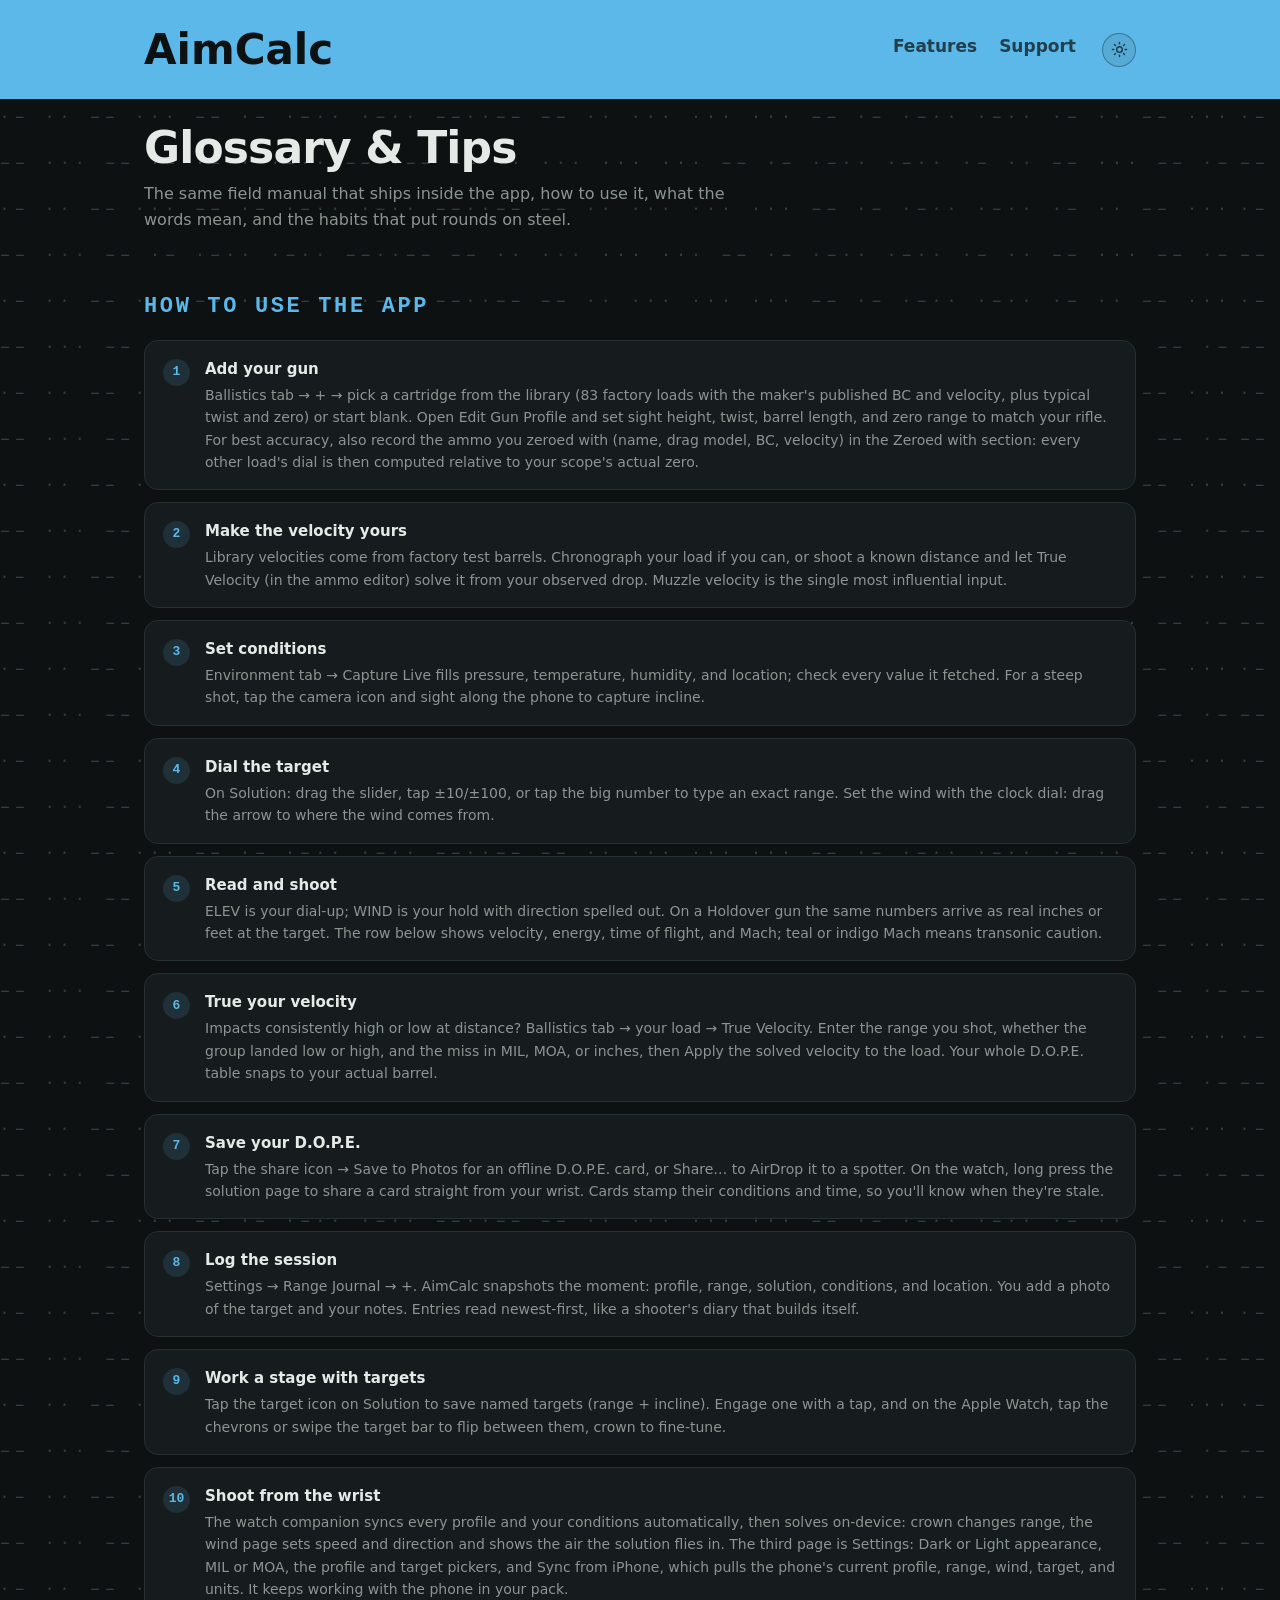
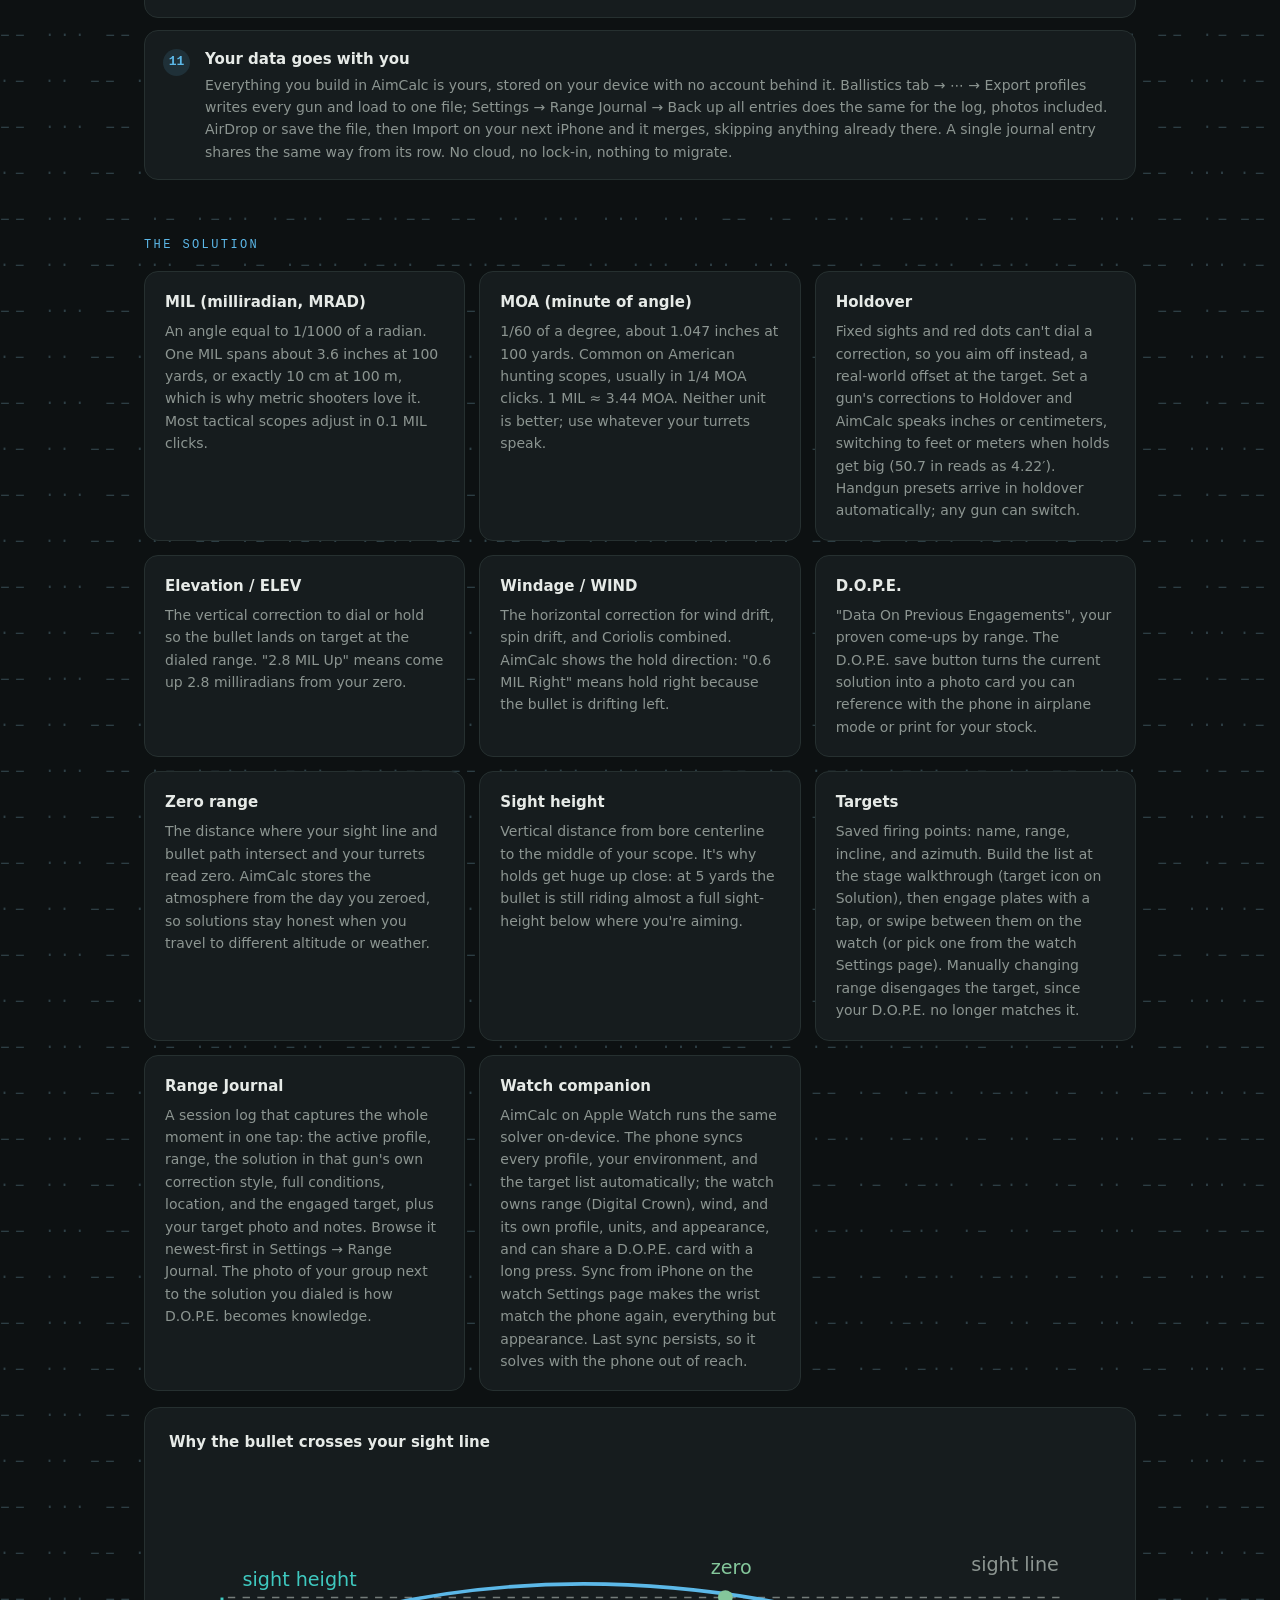
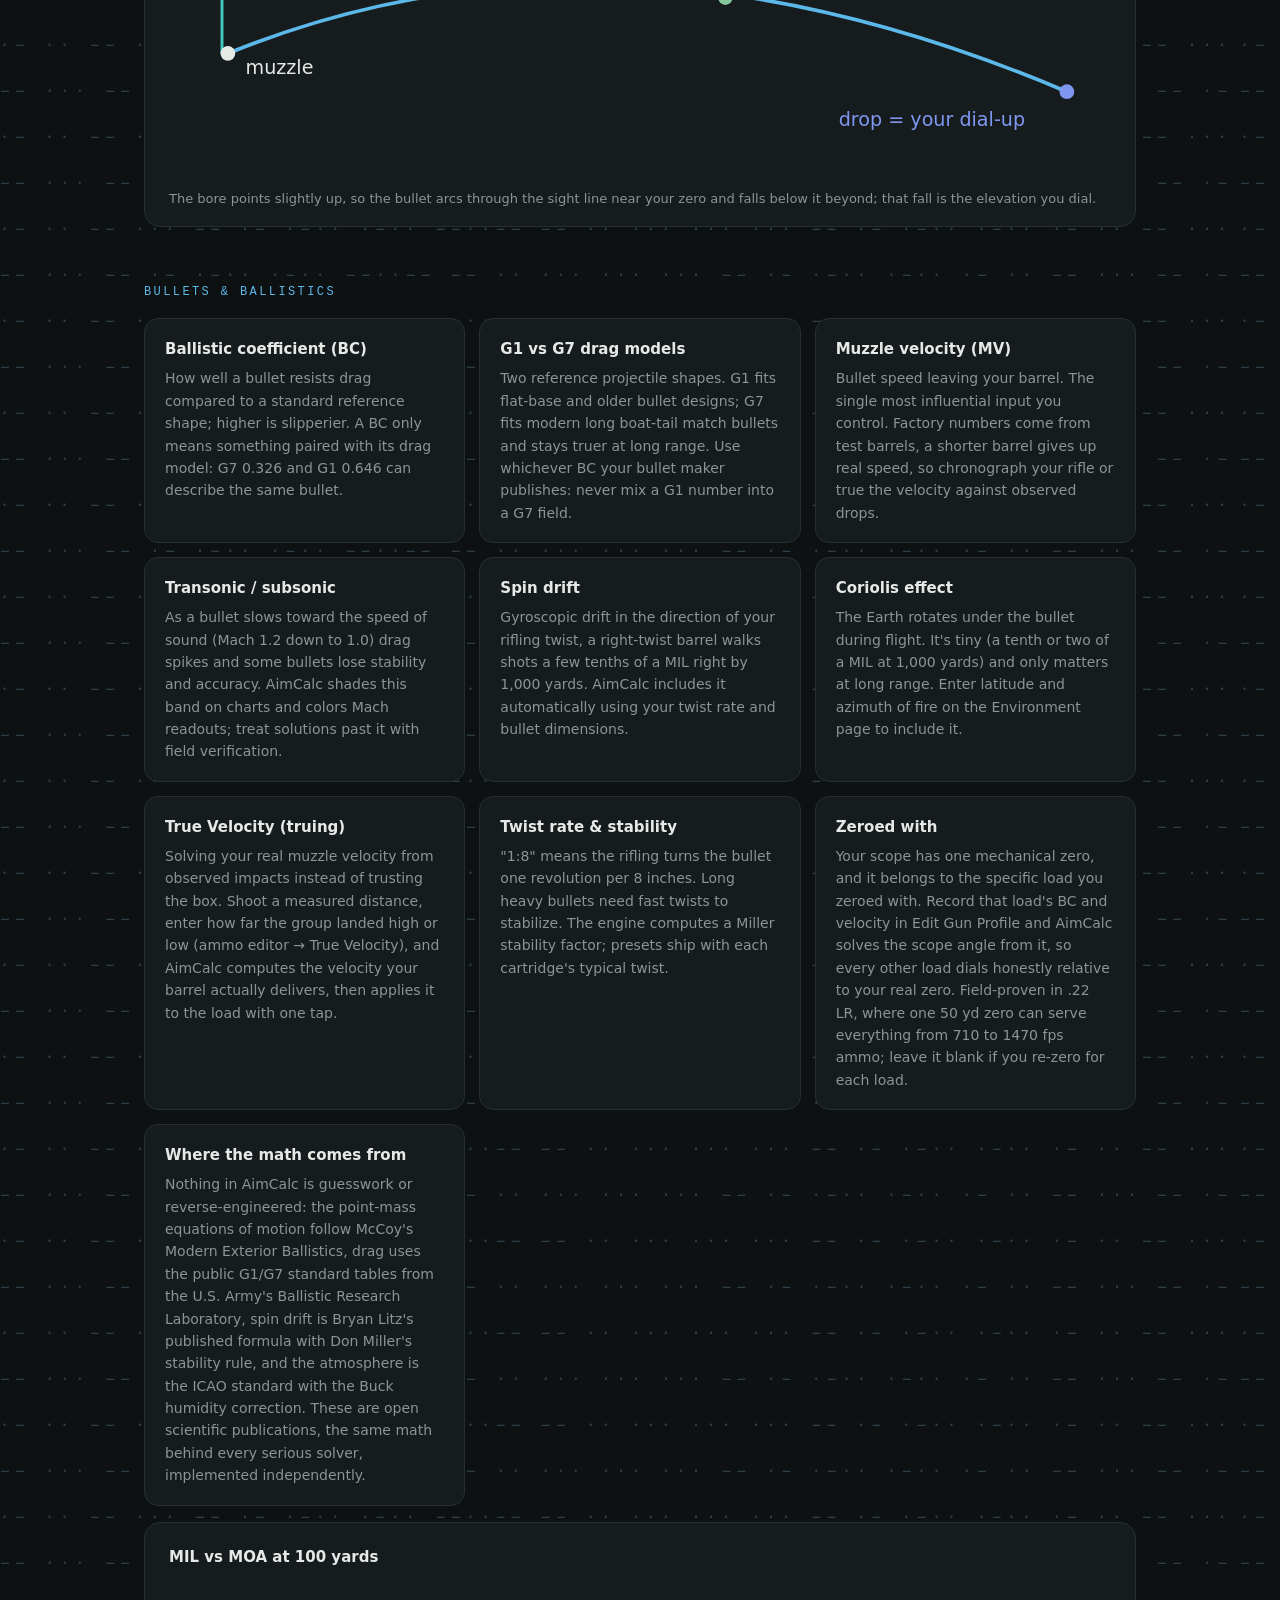
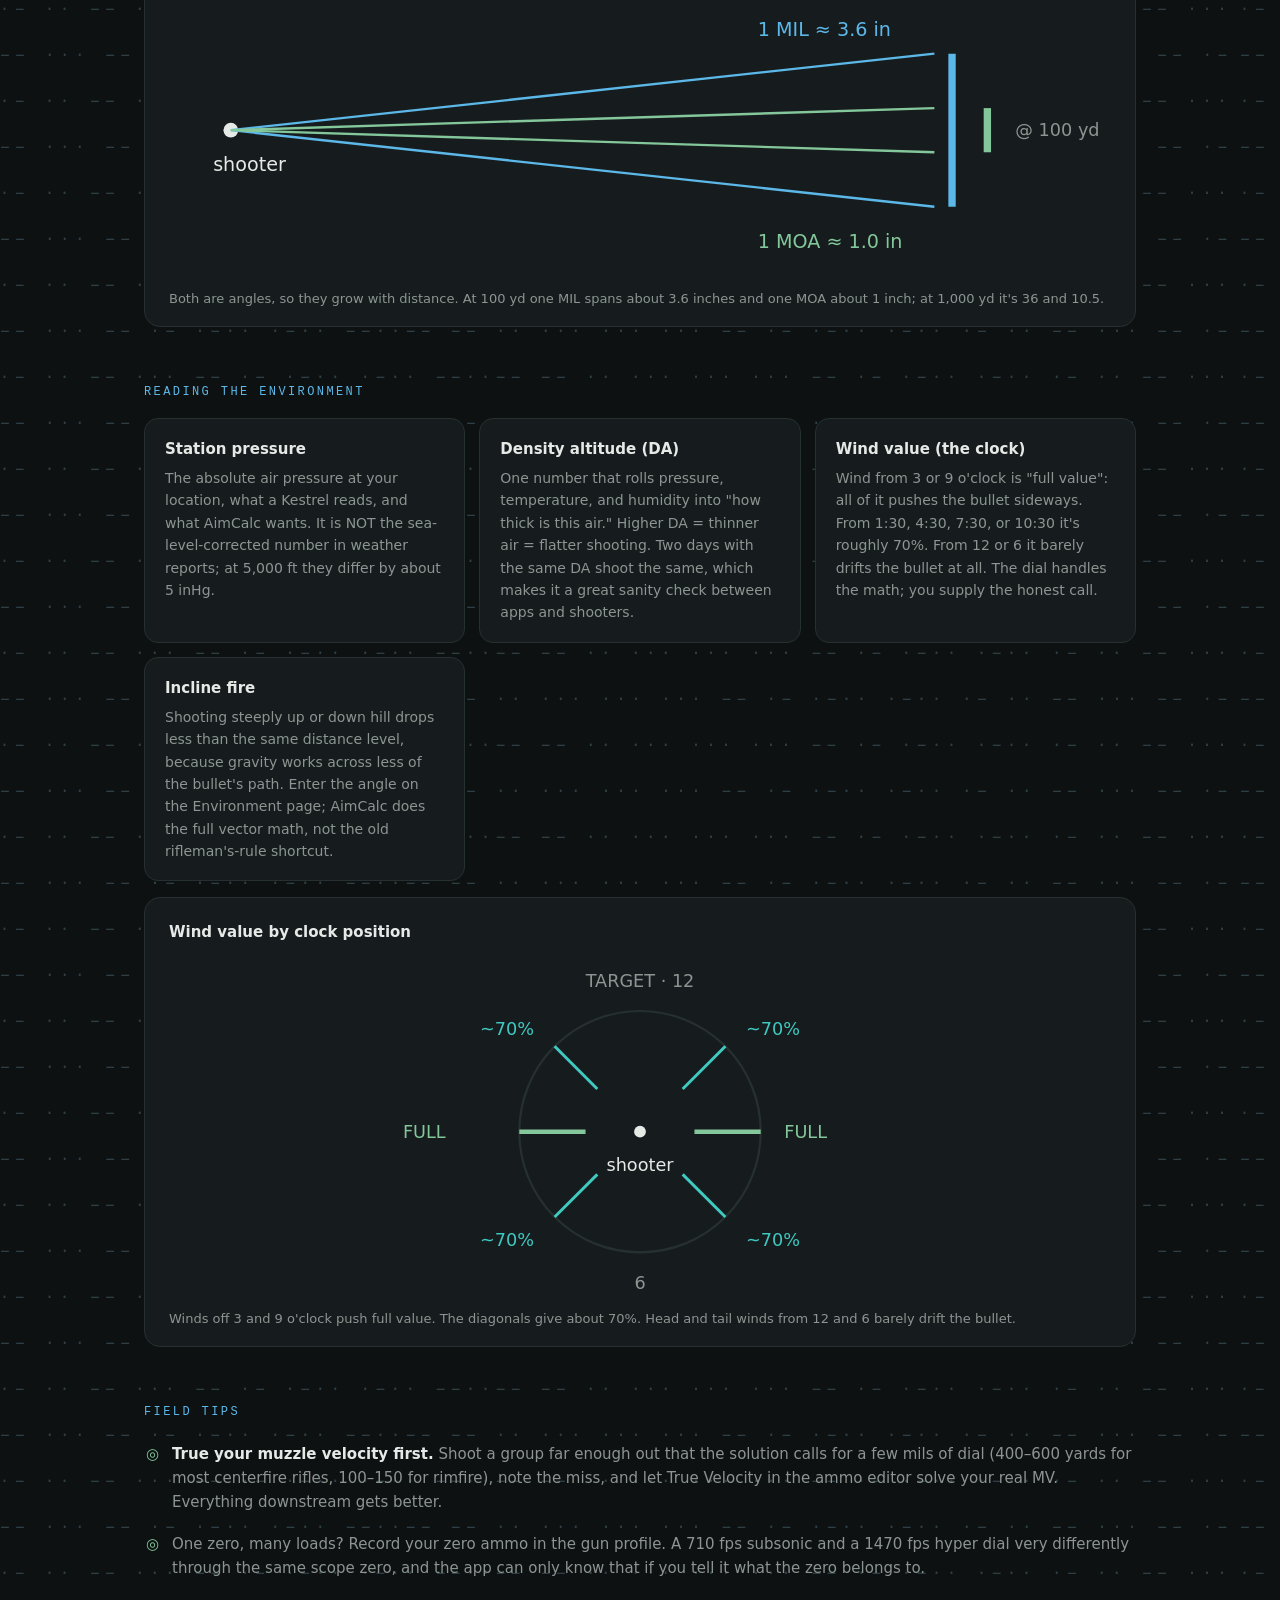
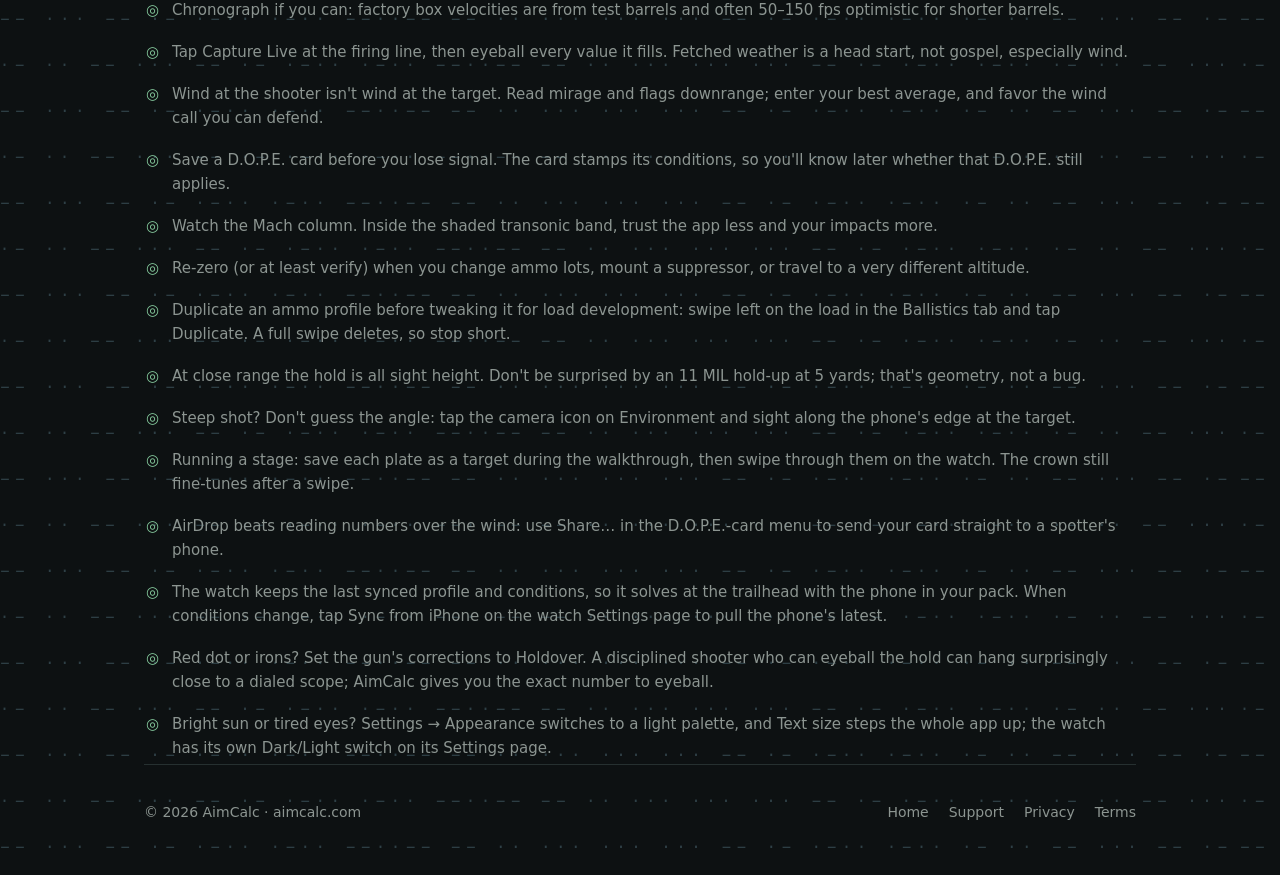
<file: glossary.html>
<!DOCTYPE html>
<html lang="en">
<head>
<meta charset="utf-8">
<meta name="viewport" content="width=device-width, initial-scale=1">
<title>Glossary &amp; Tips - AimCalc</title>
<meta name="description" content="How to use AimCalc, a plain-language glossary of long-range shooting terms, and field tips, from MIL vs MOA to density altitude and wind value.">
<link rel="icon" href="favicon.png" type="image/png">
<link rel="apple-touch-icon" href="apple-touch-icon.png">
<link rel="stylesheet" href="styles.css">
<script>try{if(localStorage.getItem("aimcalc-theme")==="light")document.documentElement.setAttribute("data-theme","light")}catch(e){}</script>
<script src="theme.js" defer></script>
</head>
<body>

<div class="topbar"><div class="wrap">
  <nav>
    <a class="brand" href="index.html">
      AimCalc
    </a>
    <div class="links">
      <a href="index.html#features">Features</a>
      <a href="support.html">Support</a>
      <button class="theme-toggle" type="button" aria-label="Switch to light mode" aria-pressed="false" title="Light mode"><svg class="sun" viewBox="0 0 24 24" fill="none" stroke="currentColor" stroke-width="2" stroke-linecap="round" aria-hidden="true"><circle cx="12" cy="12" r="4"/><path d="M12 2v2M12 20v2M4.9 4.9l1.4 1.4M17.7 17.7l1.4 1.4M2 12h2M20 12h2M4.9 19.1l1.4-1.4M17.7 6.3l1.4-1.4"/></svg><svg class="moon" viewBox="0 0 24 24" fill="none" stroke="currentColor" stroke-width="2" stroke-linecap="round" stroke-linejoin="round" aria-hidden="true"><path d="M20 14.5A8.5 8.5 0 0 1 9.5 4a8.5 8.5 0 1 0 10.5 10.5z"/></svg></button>
    </div>
  </nav>
</div></div>

<div class="wrap gloss">

  <h1>Glossary &amp; Tips</h1>
  <p class="sub">The same field manual that ships inside the app, how to use it, what the words mean, and the habits that put rounds on steel.</p>

  <p class="eyebrow eyebrow-lg">HOW TO USE THE APP</p>
  <ol class="steps">
    <li><span class="num">1</span><div><b>Add your gun</b><p>Ballistics tab → + → pick a cartridge from the library (83 factory loads with the maker's published BC and velocity, plus typical twist and zero) or start blank. Open Edit Gun Profile and set sight height, twist, barrel length, and zero range to match your rifle. For best accuracy, also record the ammo you zeroed with (name, drag model, BC, velocity) in the Zeroed with section: every other load's dial is then computed relative to your scope's actual zero.</p></div></li>
    <li><span class="num">2</span><div><b>Make the velocity yours</b><p>Library velocities come from factory test barrels. Chronograph your load if you can, or shoot a known distance and let True Velocity (in the ammo editor) solve it from your observed drop. Muzzle velocity is the single most influential input.</p></div></li>
    <li><span class="num">3</span><div><b>Set conditions</b><p>Environment tab → Capture Live fills pressure, temperature, humidity, and location; check every value it fetched. For a steep shot, tap the camera icon and sight along the phone to capture incline.</p></div></li>
    <li><span class="num">4</span><div><b>Dial the target</b><p>On Solution: drag the slider, tap ±10/±100, or tap the big number to type an exact range. Set the wind with the clock dial: drag the arrow to where the wind comes from.</p></div></li>
    <li><span class="num">5</span><div><b>Read and shoot</b><p>ELEV is your dial-up; WIND is your hold with direction spelled out. On a Holdover gun the same numbers arrive as real inches or feet at the target. The row below shows velocity, energy, time of flight, and Mach; teal or indigo Mach means transonic caution.</p></div></li>
    <li><span class="num">6</span><div><b>True your velocity</b><p>Impacts consistently high or low at distance? Ballistics tab → your load → True Velocity. Enter the range you shot, whether the group landed low or high, and the miss in MIL, MOA, or inches, then Apply the solved velocity to the load. Your whole D.O.P.E. table snaps to your actual barrel.</p></div></li>
    <li><span class="num">7</span><div><b>Save your D.O.P.E.</b><p>Tap the share icon → Save to Photos for an offline D.O.P.E. card, or Share… to AirDrop it to a spotter. On the watch, long press the solution page to share a card straight from your wrist. Cards stamp their conditions and time, so you'll know when they're stale.</p></div></li>
    <li><span class="num">8</span><div><b>Log the session</b><p>Settings → Range Journal → +. AimCalc snapshots the moment: profile, range, solution, conditions, and location. You add a photo of the target and your notes. Entries read newest-first, like a shooter's diary that builds itself.</p></div></li>
    <li><span class="num">9</span><div><b>Work a stage with targets</b><p>Tap the target icon on Solution to save named targets (range + incline). Engage one with a tap, and on the Apple Watch, tap the chevrons or swipe the target bar to flip between them, crown to fine-tune.</p></div></li>
    <li><span class="num">10</span><div><b>Shoot from the wrist</b><p>The watch companion syncs every profile and your conditions automatically, then solves on-device: crown changes range, the wind page sets speed and direction and shows the air the solution flies in. The third page is Settings: Dark or Light appearance, MIL or MOA, the profile and target pickers, and Sync from iPhone, which pulls the phone's current profile, range, wind, target, and units. It keeps working with the phone in your pack.</p></div></li>
    <li><span class="num">11</span><div><b>Your data goes with you</b><p>Everything you build in AimCalc is yours, stored on your device with no account behind it. Ballistics tab → ⋯ → Export profiles writes every gun and load to one file; Settings → Range Journal → Back up all entries does the same for the log, photos included. AirDrop or save the file, then Import on your next iPhone and it merges, skipping anything already there. A single journal entry shares the same way from its row. No cloud, no lock-in, nothing to migrate.</p></div></li>
  </ol>

  <p class="eyebrow">THE SOLUTION</p>
  <div class="gloss-grid">
    <div class="term"><h3>MIL (milliradian, MRAD)</h3><p>An angle equal to 1/1000 of a radian. One MIL spans about 3.6 inches at 100 yards, or exactly 10 cm at 100 m, which is why metric shooters love it. Most tactical scopes adjust in 0.1 MIL clicks.</p></div>
    <div class="term"><h3>MOA (minute of angle)</h3><p>1/60 of a degree, about 1.047 inches at 100 yards. Common on American hunting scopes, usually in 1/4 MOA clicks. 1 MIL ≈ 3.44 MOA. Neither unit is better; use whatever your turrets speak.</p></div>
    <div class="term"><h3>Holdover</h3><p>Fixed sights and red dots can't dial a correction, so you aim off instead, a real-world offset at the target. Set a gun's corrections to Holdover and AimCalc speaks inches or centimeters, switching to feet or meters when holds get big (50.7 in reads as 4.22′). Handgun presets arrive in holdover automatically; any gun can switch.</p></div>
    <div class="term"><h3>Elevation / ELEV</h3><p>The vertical correction to dial or hold so the bullet lands on target at the dialed range. "2.8 MIL Up" means come up 2.8 milliradians from your zero.</p></div>
    <div class="term"><h3>Windage / WIND</h3><p>The horizontal correction for wind drift, spin drift, and Coriolis combined. AimCalc shows the hold direction: "0.6 MIL Right" means hold right because the bullet is drifting left.</p></div>
    <div class="term"><h3>D.O.P.E.</h3><p>"Data On Previous Engagements", your proven come-ups by range. The D.O.P.E. save button turns the current solution into a photo card you can reference with the phone in airplane mode or print for your stock.</p></div>
    <div class="term"><h3>Zero range</h3><p>The distance where your sight line and bullet path intersect and your turrets read zero. AimCalc stores the atmosphere from the day you zeroed, so solutions stay honest when you travel to different altitude or weather.</p></div>
    <div class="term"><h3>Sight height</h3><p>Vertical distance from bore centerline to the middle of your scope. It's why holds get huge up close: at 5 yards the bullet is still riding almost a full sight-height below where you're aiming.</p></div>
    <div class="term"><h3>Targets</h3><p>Saved firing points: name, range, incline, and azimuth. Build the list at the stage walkthrough (target icon on Solution), then engage plates with a tap, or swipe between them on the watch (or pick one from the watch Settings page). Manually changing range disengages the target, since your D.O.P.E. no longer matches it.</p></div>
    <div class="term"><h3>Range Journal</h3><p>A session log that captures the whole moment in one tap: the active profile, range, the solution in that gun's own correction style, full conditions, location, and the engaged target, plus your target photo and notes. Browse it newest-first in Settings → Range Journal. The photo of your group next to the solution you dialed is how D.O.P.E. becomes knowledge.</p></div>
    <div class="term"><h3>Watch companion</h3><p>AimCalc on Apple Watch runs the same solver on-device. The phone syncs every profile, your environment, and the target list automatically; the watch owns range (Digital Crown), wind, and its own profile, units, and appearance, and can share a D.O.P.E. card with a long press. Sync from iPhone on the watch Settings page makes the wrist match the phone again, everything but appearance. Last sync persists, so it solves with the phone out of reach.</p></div>
  </div>

  <figure class="diagram">
    <h3>Why the bullet crosses your sight line</h3>
    <svg viewBox="0 0 640 210" role="img" aria-label="Trajectory diagram">
      <line x1="40" y1="88" x2="610" y2="88" stroke="#8c9591" stroke-width="1" stroke-dasharray="5 5" opacity=".8"/>
      <path d="M 40 126 Q 300 20 610 152" fill="none" stroke="#5cb8e8" stroke-width="2.5"/>
      <line x1="36" y1="88" x2="36" y2="126" stroke="#3fc9c0" stroke-width="2"/>
      <circle cx="40" cy="126" r="5" fill="#e6eae7"/>
      <circle cx="378" cy="88" r="5" fill="#84c79b"/>
      <circle cx="610" cy="152" r="5" fill="#7e96ee"/>
      <text x="545" y="70" font-size="13" fill="#8c9591">sight line</text>
      <text x="50" y="80" font-size="13" fill="#3fc9c0">sight height</text>
      <text x="52" y="140" font-size="13" fill="#e6eae7">muzzle</text>
      <text x="368" y="72" font-size="13" fill="#84c79b">zero</text>
      <text x="455" y="175" font-size="13" fill="#7e96ee">drop = your dial-up</text>
    </svg>
    <figcaption>The bore points slightly up, so the bullet arcs through the sight line near your zero and falls below it beyond; that fall is the elevation you dial.</figcaption>
  </figure>

  <p class="eyebrow">BULLETS &amp; BALLISTICS</p>
  <div class="gloss-grid">
    <div class="term"><h3>Ballistic coefficient (BC)</h3><p>How well a bullet resists drag compared to a standard reference shape; higher is slipperier. A BC only means something paired with its drag model: G7 0.326 and G1 0.646 can describe the same bullet.</p></div>
    <div class="term"><h3>G1 vs G7 drag models</h3><p>Two reference projectile shapes. G1 fits flat-base and older bullet designs; G7 fits modern long boat-tail match bullets and stays truer at long range. Use whichever BC your bullet maker publishes: never mix a G1 number into a G7 field.</p></div>
    <div class="term"><h3>Muzzle velocity (MV)</h3><p>Bullet speed leaving your barrel. The single most influential input you control. Factory numbers come from test barrels, a shorter barrel gives up real speed, so chronograph your rifle or true the velocity against observed drops.</p></div>
    <div class="term"><h3>Transonic / subsonic</h3><p>As a bullet slows toward the speed of sound (Mach 1.2 down to 1.0) drag spikes and some bullets lose stability and accuracy. AimCalc shades this band on charts and colors Mach readouts; treat solutions past it with field verification.</p></div>
    <div class="term"><h3>Spin drift</h3><p>Gyroscopic drift in the direction of your rifling twist, a right-twist barrel walks shots a few tenths of a MIL right by 1,000 yards. AimCalc includes it automatically using your twist rate and bullet dimensions.</p></div>
    <div class="term"><h3>Coriolis effect</h3><p>The Earth rotates under the bullet during flight. It's tiny (a tenth or two of a MIL at 1,000 yards) and only matters at long range. Enter latitude and azimuth of fire on the Environment page to include it.</p></div>
    <div class="term"><h3>True Velocity (truing)</h3><p>Solving your real muzzle velocity from observed impacts instead of trusting the box. Shoot a measured distance, enter how far the group landed high or low (ammo editor → True Velocity), and AimCalc computes the velocity your barrel actually delivers, then applies it to the load with one tap.</p></div>
    <div class="term"><h3>Twist rate &amp; stability</h3><p>"1:8" means the rifling turns the bullet one revolution per 8 inches. Long heavy bullets need fast twists to stabilize. The engine computes a Miller stability factor; presets ship with each cartridge's typical twist.</p></div>
    <div class="term"><h3>Zeroed with</h3><p>Your scope has one mechanical zero, and it belongs to the specific load you zeroed with. Record that load's BC and velocity in Edit Gun Profile and AimCalc solves the scope angle from it, so every other load dials honestly relative to your real zero. Field-proven in .22 LR, where one 50 yd zero can serve everything from 710 to 1470 fps ammo; leave it blank if you re-zero for each load.</p></div>
    <div class="term"><h3>Where the math comes from</h3><p>Nothing in AimCalc is guesswork or reverse-engineered: the point-mass equations of motion follow McCoy's Modern Exterior Ballistics, drag uses the public G1/G7 standard tables from the U.S. Army's Ballistic Research Laboratory, spin drift is Bryan Litz's published formula with Don Miller's stability rule, and the atmosphere is the ICAO standard with the Buck humidity correction. These are open scientific publications, the same math behind every serious solver, implemented independently.</p></div>
  </div>

  <figure class="diagram">
    <h3>MIL vs MOA at 100 yards</h3>
    <svg viewBox="0 0 640 200" role="img" aria-label="MIL versus MOA angular size diagram">
      <circle cx="42" cy="100" r="5" fill="#e6eae7"/>
      <text x="30" y="128" font-size="13" fill="#e6eae7">shooter</text>
      <line x1="42" y1="100" x2="520" y2="48" stroke="#5cb8e8" stroke-width="1.6"/>
      <line x1="42" y1="100" x2="520" y2="152" stroke="#5cb8e8" stroke-width="1.6"/>
      <line x1="42" y1="100" x2="520" y2="85" stroke="#84c79b" stroke-width="1.6"/>
      <line x1="42" y1="100" x2="520" y2="115" stroke="#84c79b" stroke-width="1.6"/>
      <line x1="532" y1="48" x2="532" y2="152" stroke="#5cb8e8" stroke-width="5"/>
      <line x1="556" y1="85" x2="556" y2="115" stroke="#84c79b" stroke-width="5"/>
      <text x="400" y="36" font-size="13" fill="#5cb8e8">1 MIL ≈ 3.6 in</text>
      <text x="400" y="180" font-size="13" fill="#84c79b">1 MOA ≈ 1.0 in</text>
      <text x="575" y="104" font-size="12" fill="#8c9591">@ 100 yd</text>
    </svg>
    <figcaption>Both are angles, so they grow with distance. At 100 yd one MIL spans about 3.6 inches and one MOA about 1 inch; at 1,000 yd it's 36 and 10.5.</figcaption>
  </figure>

  <p class="eyebrow">READING THE ENVIRONMENT</p>
  <div class="gloss-grid">
    <div class="term"><h3>Station pressure</h3><p>The absolute air pressure at your location, what a Kestrel reads, and what AimCalc wants. It is NOT the sea-level-corrected number in weather reports; at 5,000 ft they differ by about 5 inHg.</p></div>
    <div class="term"><h3>Density altitude (DA)</h3><p>One number that rolls pressure, temperature, and humidity into "how thick is this air." Higher DA = thinner air = flatter shooting. Two days with the same DA shoot the same, which makes it a great sanity check between apps and shooters.</p></div>
    <div class="term"><h3>Wind value (the clock)</h3><p>Wind from 3 or 9 o'clock is "full value": all of it pushes the bullet sideways. From 1:30, 4:30, 7:30, or 10:30 it's roughly 70%. From 12 or 6 it barely drifts the bullet at all. The dial handles the math; you supply the honest call.</p></div>
    <div class="term"><h3>Incline fire</h3><p>Shooting steeply up or down hill drops less than the same distance level, because gravity works across less of the bullet's path. Enter the angle on the Environment page; AimCalc does the full vector math, not the old rifleman's-rule shortcut.</p></div>
  </div>

  <figure class="diagram">
    <h3>Wind value by clock position</h3>
    <svg viewBox="0 0 640 230" role="img" aria-label="Wind clock diagram">
      <circle cx="320" cy="118" r="82" fill="none" stroke="#263030" stroke-width="1.5"/>
      <text x="320" y="20" font-size="12" fill="#8c9591" text-anchor="middle">TARGET · 12</text>
      <text x="320" y="225" font-size="12" fill="#8c9591" text-anchor="middle">6</text>
      <line x1="402" y1="118" x2="357" y2="118" stroke="#84c79b" stroke-width="3"/>
      <line x1="238" y1="118" x2="283" y2="118" stroke="#84c79b" stroke-width="3"/>
      <text x="418" y="122" font-size="12" fill="#84c79b">FULL</text>
      <text x="188" y="122" font-size="12" fill="#84c79b" text-anchor="end">FULL</text>
      <line x1="378" y1="60" x2="349" y2="89" stroke="#3fc9c0" stroke-width="2"/>
      <line x1="262" y1="60" x2="291" y2="89" stroke="#3fc9c0" stroke-width="2"/>
      <line x1="378" y1="176" x2="349" y2="147" stroke="#3fc9c0" stroke-width="2"/>
      <line x1="262" y1="176" x2="291" y2="147" stroke="#3fc9c0" stroke-width="2"/>
      <text x="392" y="52" font-size="12" fill="#3fc9c0">~70%</text>
      <text x="248" y="52" font-size="12" fill="#3fc9c0" text-anchor="end">~70%</text>
      <text x="392" y="196" font-size="12" fill="#3fc9c0">~70%</text>
      <text x="248" y="196" font-size="12" fill="#3fc9c0" text-anchor="end">~70%</text>
      <circle cx="320" cy="118" r="4" fill="#e6eae7"/>
      <text x="320" y="145" font-size="12" fill="#e6eae7" text-anchor="middle">shooter</text>
    </svg>
    <figcaption>Winds off 3 and 9 o'clock push full value. The diagonals give about 70%. Head and tail winds from 12 and 6 barely drift the bullet.</figcaption>
  </figure>

  <p class="eyebrow">FIELD TIPS</p>
  <ul class="tips-list">
    <li><b>True your muzzle velocity first.</b> Shoot a group far enough out that the solution calls for a few mils of dial (400–600 yards for most centerfire rifles, 100–150 for rimfire), note the miss, and let True Velocity in the ammo editor solve your real MV. Everything downstream gets better.</li>
    <li>One zero, many loads? Record your zero ammo in the gun profile. A 710 fps subsonic and a 1470 fps hyper dial very differently through the same scope zero, and the app can only know that if you tell it what the zero belongs to.</li>
    <li>Chronograph if you can: factory box velocities are from test barrels and often 50–150 fps optimistic for shorter barrels.</li>
    <li>Tap Capture Live at the firing line, then eyeball every value it fills. Fetched weather is a head start, not gospel, especially wind.</li>
    <li>Wind at the shooter isn't wind at the target. Read mirage and flags downrange; enter your best average, and favor the wind call you can defend.</li>
    <li>Save a D.O.P.E. card before you lose signal. The card stamps its conditions, so you'll know later whether that D.O.P.E. still applies.</li>
    <li>Watch the Mach column. Inside the shaded transonic band, trust the app less and your impacts more.</li>
    <li>Re-zero (or at least verify) when you change ammo lots, mount a suppressor, or travel to a very different altitude.</li>
    <li>Duplicate an ammo profile before tweaking it for load development: swipe left on the load in the Ballistics tab and tap Duplicate. A full swipe deletes, so stop short.</li>
    <li>At close range the hold is all sight height. Don't be surprised by an 11 MIL hold-up at 5 yards; that's geometry, not a bug.</li>
    <li>Steep shot? Don't guess the angle: tap the camera icon on Environment and sight along the phone's edge at the target.</li>
    <li>Running a stage: save each plate as a target during the walkthrough, then swipe through them on the watch. The crown still fine-tunes after a swipe.</li>
    <li>AirDrop beats reading numbers over the wind: use Share… in the D.O.P.E.-card menu to send your card straight to a spotter's phone.</li>
    <li>The watch keeps the last synced profile and conditions, so it solves at the trailhead with the phone in your pack. When conditions change, tap Sync from iPhone on the watch Settings page to pull the phone's latest.</li>
    <li>Red dot or irons? Set the gun's corrections to Holdover. A disciplined shooter who can eyeball the hold can hang surprisingly close to a dialed scope; AimCalc gives you the exact number to eyeball.</li>
    <li>Bright sun or tired eyes? Settings → Appearance switches to a light palette, and Text size steps the whole app up; the watch has its own Dark/Light switch on its Settings page.</li>
  </ul>

  <footer>
    <span>© 2026 AimCalc · aimcalc.com</span>
    <div class="links">
      <a href="index.html">Home</a>
      <a href="support.html">Support</a>
      <a href="privacy.html">Privacy</a>
      <a href="terms.html">Terms</a>
    </div>
  </footer>
</div>

</body>
</html>
</file>
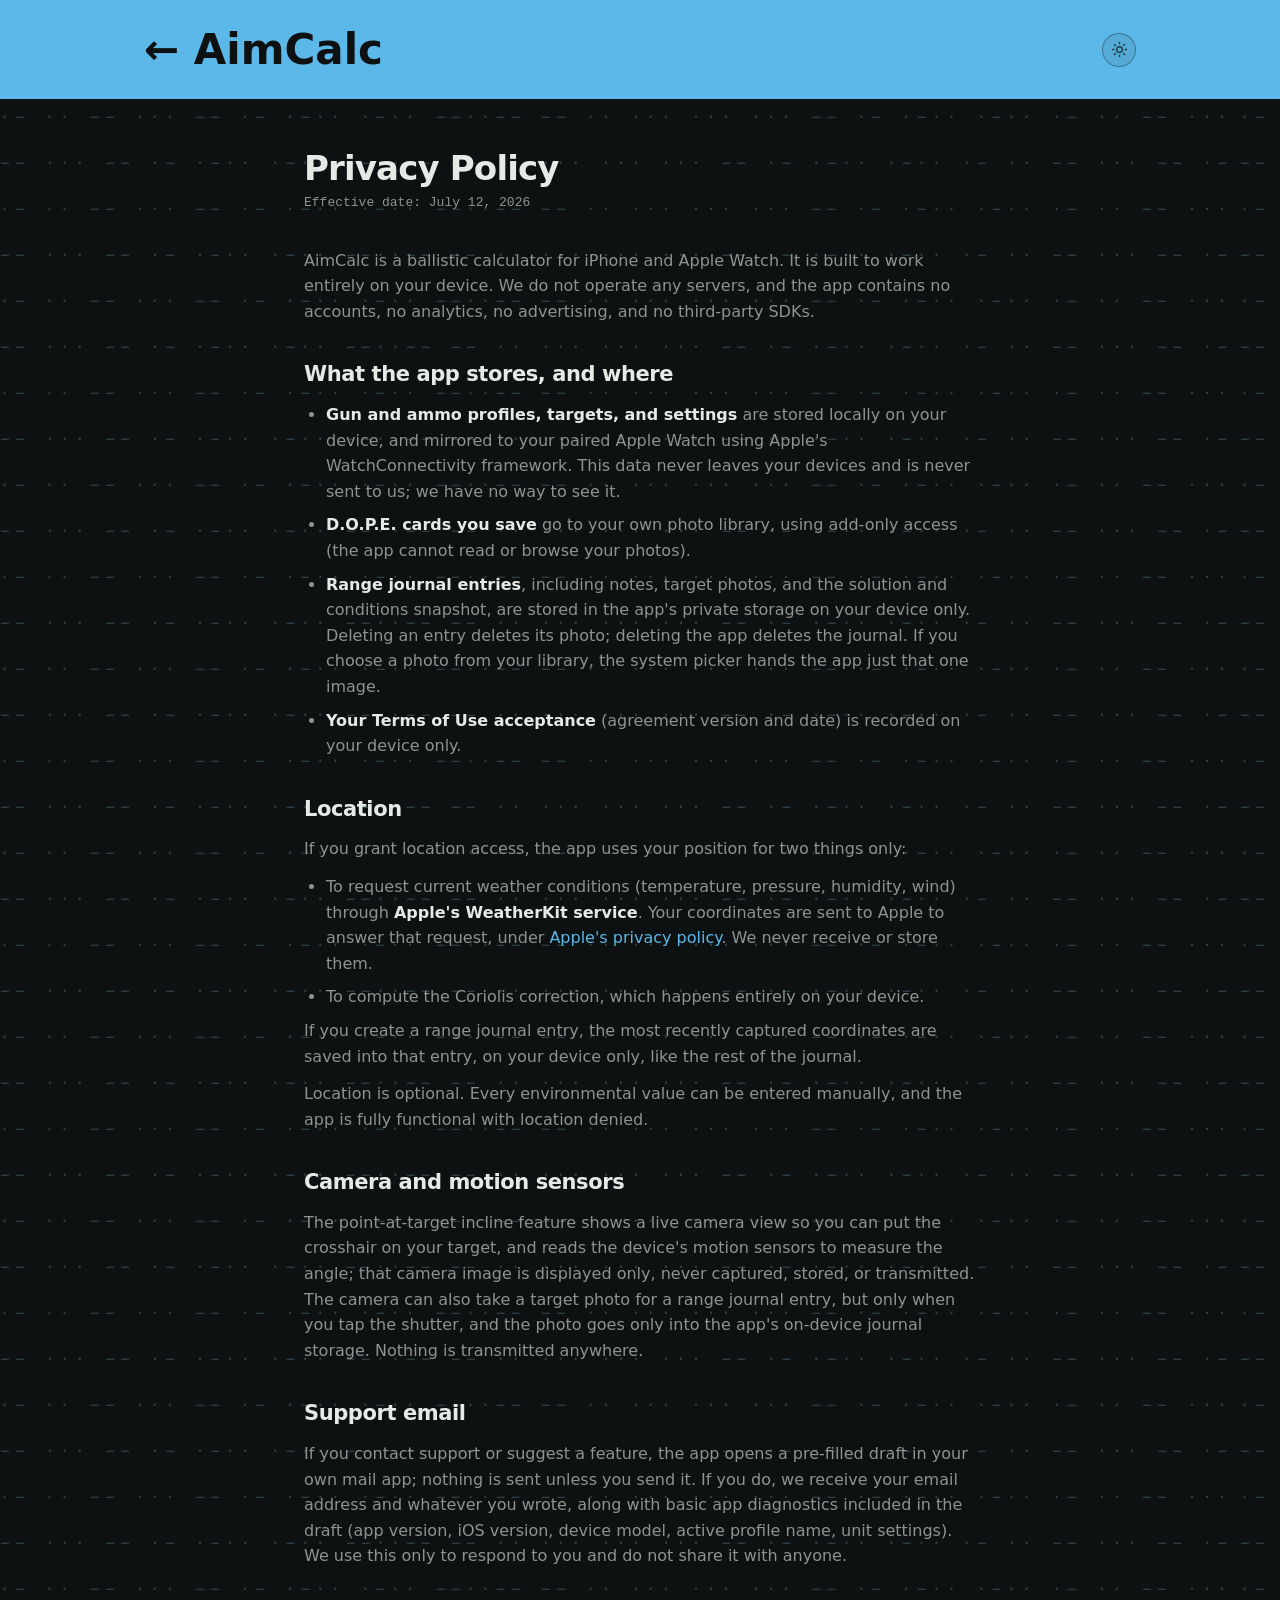
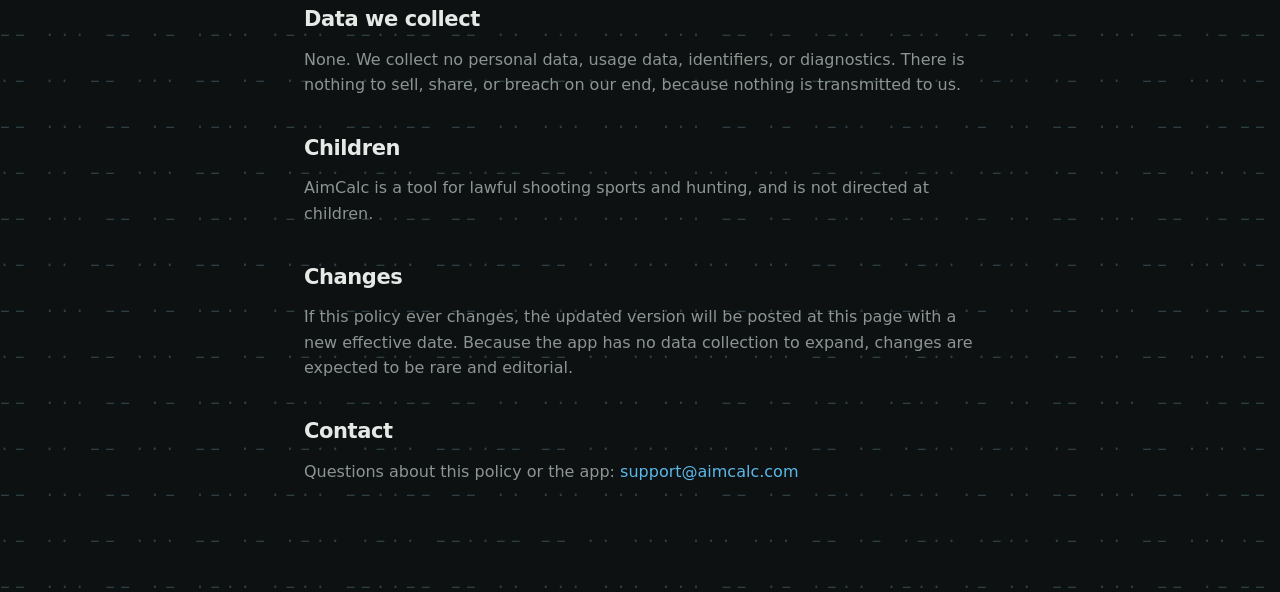
<file: privacy.html>
<!DOCTYPE html>
<html lang="en">
<head>
<meta charset="utf-8">
<meta name="viewport" content="width=device-width, initial-scale=1">
<title>Privacy Policy - AimCalc</title>
<link rel="icon" href="favicon.png" type="image/png">
<link rel="apple-touch-icon" href="apple-touch-icon.png">
<link rel="stylesheet" href="styles.css">
<script>try{if(localStorage.getItem("aimcalc-theme")==="light")document.documentElement.setAttribute("data-theme","light")}catch(e){}</script>
<script src="theme.js" defer></script>
</head>
<body>
<div class="topbar"><div class="wrap">
  <nav>
    <a class="brand" href="index.html">← AimCalc</a>
    <div class="links"><button class="theme-toggle" type="button" aria-label="Switch to light mode" aria-pressed="false" title="Light mode"><svg class="sun" viewBox="0 0 24 24" fill="none" stroke="currentColor" stroke-width="2" stroke-linecap="round" aria-hidden="true"><circle cx="12" cy="12" r="4"/><path d="M12 2v2M12 20v2M4.9 4.9l1.4 1.4M17.7 17.7l1.4 1.4M2 12h2M20 12h2M4.9 19.1l1.4-1.4M17.7 6.3l1.4-1.4"/></svg><svg class="moon" viewBox="0 0 24 24" fill="none" stroke="currentColor" stroke-width="2" stroke-linecap="round" stroke-linejoin="round" aria-hidden="true"><path d="M20 14.5A8.5 8.5 0 0 1 9.5 4a8.5 8.5 0 1 0 10.5 10.5z"/></svg></button></div>
  </nav>
</div></div>

<div class="doc">

  <h1>Privacy Policy</h1>
  <p class="meta">Effective date: July 12, 2026</p>

  <p>AimCalc is a ballistic calculator for iPhone and Apple Watch. It is built to work entirely on your device. We do not operate any servers, and the app contains no accounts, no analytics, no advertising, and no third-party SDKs.</p>

  <h2>What the app stores, and where</h2>
  <ul>
    <li><b>Gun and ammo profiles, targets, and settings</b> are stored locally on your device, and mirrored to your paired Apple Watch using Apple's WatchConnectivity framework. This data never leaves your devices and is never sent to us; we have no way to see it.</li>
    <li><b>D.O.P.E. cards you save</b> go to your own photo library, using add-only access (the app cannot read or browse your photos).</li>
    <li><b>Range journal entries</b>, including notes, target photos, and the solution and conditions snapshot, are stored in the app's private storage on your device only. Deleting an entry deletes its photo; deleting the app deletes the journal. If you choose a photo from your library, the system picker hands the app just that one image.</li>
    <li><b>Your Terms of Use acceptance</b> (agreement version and date) is recorded on your device only.</li>
  </ul>

  <h2>Location</h2>
  <p>If you grant location access, the app uses your position for two things only:</p>
  <ul>
    <li>To request current weather conditions (temperature, pressure, humidity, wind) through <b>Apple's WeatherKit service</b>. Your coordinates are sent to Apple to answer that request, under <a href="https://www.apple.com/privacy/">Apple's privacy policy</a>. We never receive or store them.</li>
    <li>To compute the Coriolis correction, which happens entirely on your device.</li>
  </ul>
  <p>If you create a range journal entry, the most recently captured coordinates are saved into that entry, on your device only, like the rest of the journal.</p>
  <p>Location is optional. Every environmental value can be entered manually, and the app is fully functional with location denied.</p>

  <h2>Camera and motion sensors</h2>
  <p>The point-at-target incline feature shows a live camera view so you can put the crosshair on your target, and reads the device's motion sensors to measure the angle; that camera image is displayed only, never captured, stored, or transmitted. The camera can also take a target photo for a range journal entry, but only when you tap the shutter, and the photo goes only into the app's on-device journal storage. Nothing is transmitted anywhere.</p>

  <h2>Support email</h2>
  <p>If you contact support or suggest a feature, the app opens a pre-filled draft in your own mail app; nothing is sent unless you send it. If you do, we receive your email address and whatever you wrote, along with basic app diagnostics included in the draft (app version, iOS version, device model, active profile name, unit settings). We use this only to respond to you and do not share it with anyone.</p>

  <h2>Data we collect</h2>
  <p>None. We collect no personal data, usage data, identifiers, or diagnostics. There is nothing to sell, share, or breach on our end, because nothing is transmitted to us.</p>

  <h2>Children</h2>
  <p>AimCalc is a tool for lawful shooting sports and hunting, and is not directed at children.</p>

  <h2>Changes</h2>
  <p>If this policy ever changes, the updated version will be posted at this page with a new effective date. Because the app has no data collection to expand, changes are expected to be rare and editorial.</p>

  <h2>Contact</h2>
  <p>Questions about this policy or the app: <a href="mailto:support@aimcalc.com">support@aimcalc.com</a></p>
</div>
</body>
</html>
</file>
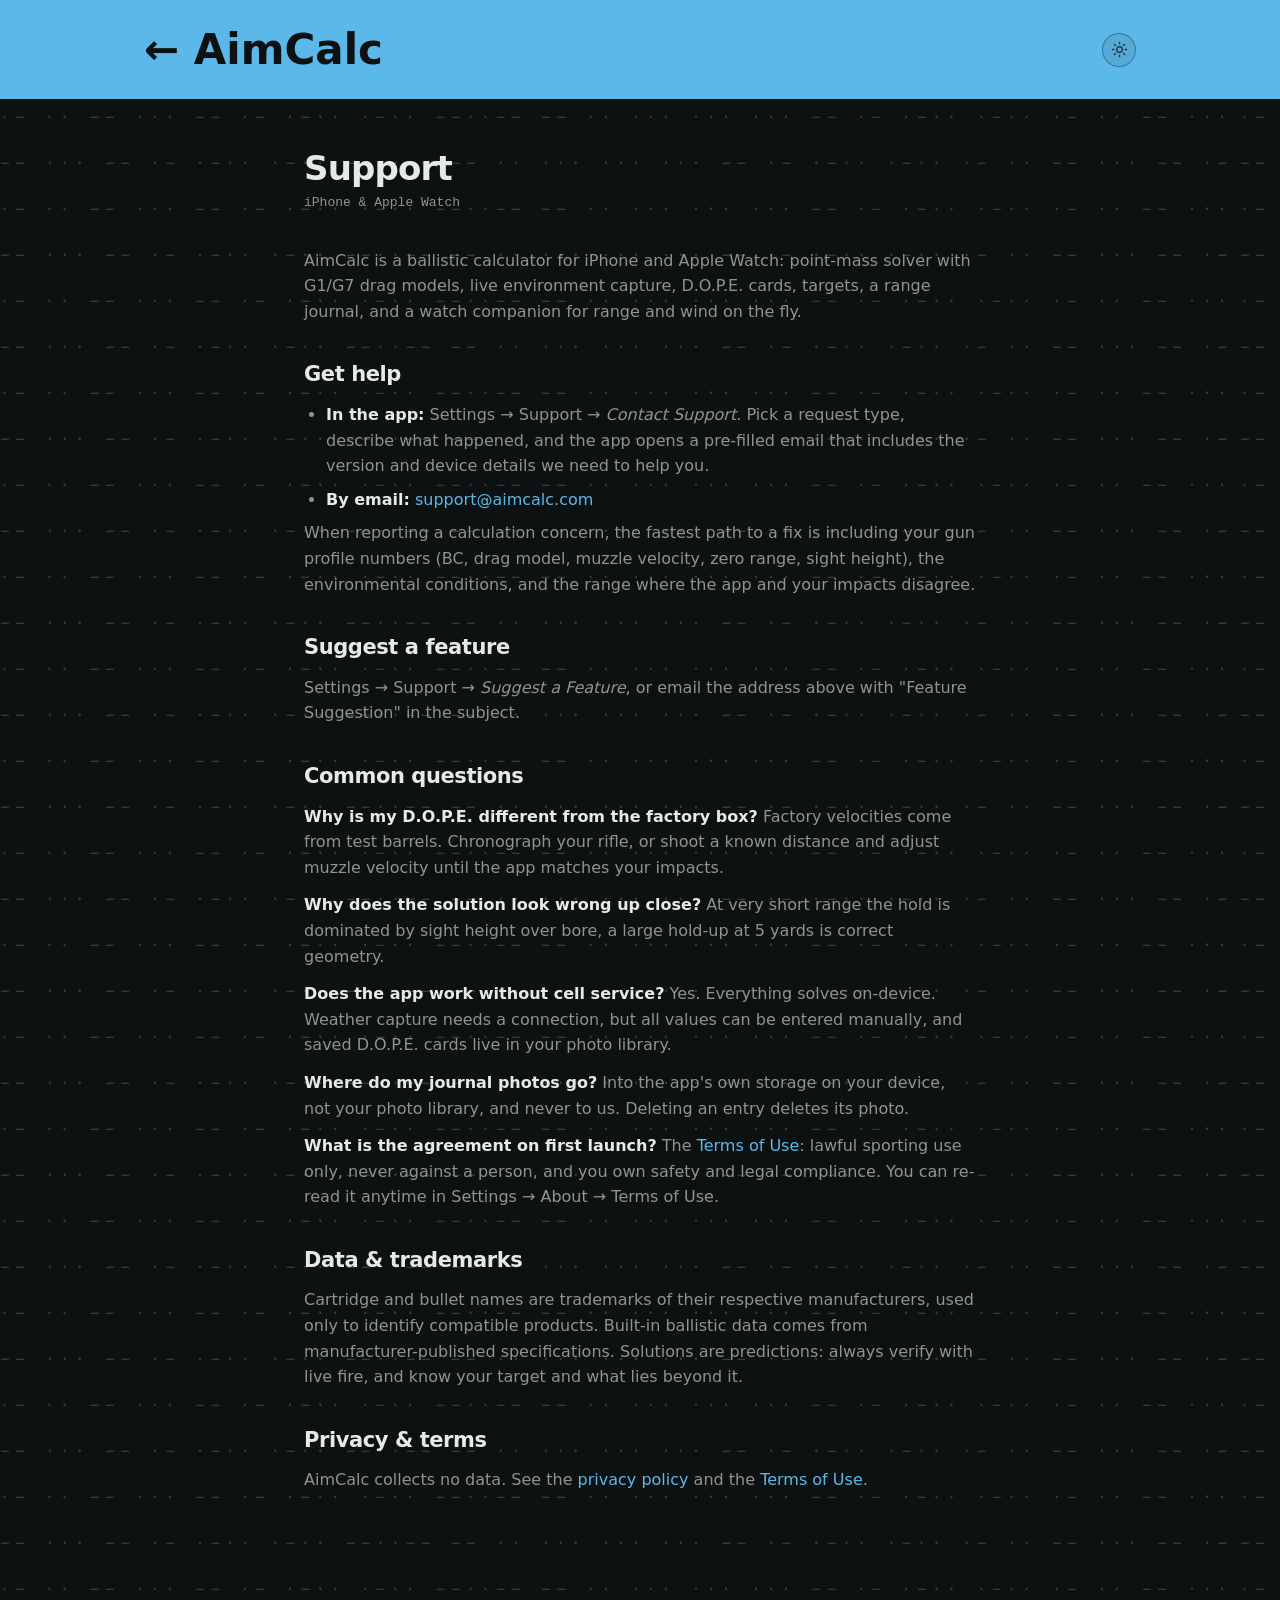
<file: support.html>
<!DOCTYPE html>
<html lang="en">
<head>
<meta charset="utf-8">
<meta name="viewport" content="width=device-width, initial-scale=1">
<title>Support - AimCalc</title>
<link rel="icon" href="favicon.png" type="image/png">
<link rel="apple-touch-icon" href="apple-touch-icon.png">
<link rel="stylesheet" href="styles.css">
<script>try{if(localStorage.getItem("aimcalc-theme")==="light")document.documentElement.setAttribute("data-theme","light")}catch(e){}</script>
<script src="theme.js" defer></script>
</head>
<body>
<div class="topbar"><div class="wrap">
  <nav>
    <a class="brand" href="index.html">← AimCalc</a>
    <div class="links"><button class="theme-toggle" type="button" aria-label="Switch to light mode" aria-pressed="false" title="Light mode"><svg class="sun" viewBox="0 0 24 24" fill="none" stroke="currentColor" stroke-width="2" stroke-linecap="round" aria-hidden="true"><circle cx="12" cy="12" r="4"/><path d="M12 2v2M12 20v2M4.9 4.9l1.4 1.4M17.7 17.7l1.4 1.4M2 12h2M20 12h2M4.9 19.1l1.4-1.4M17.7 6.3l1.4-1.4"/></svg><svg class="moon" viewBox="0 0 24 24" fill="none" stroke="currentColor" stroke-width="2" stroke-linecap="round" stroke-linejoin="round" aria-hidden="true"><path d="M20 14.5A8.5 8.5 0 0 1 9.5 4a8.5 8.5 0 1 0 10.5 10.5z"/></svg></button></div>
  </nav>
</div></div>

<div class="doc">

  <h1>Support</h1>
  <p class="meta">iPhone &amp; Apple Watch</p>

  <p>AimCalc is a ballistic calculator for iPhone and Apple Watch: point-mass solver with G1/G7 drag models, live environment capture, D.O.P.E. cards, targets, a range journal, and a watch companion for range and wind on the fly.</p>

  <h2>Get help</h2>
  <ul>
    <li><b>In the app:</b> Settings → Support → <i>Contact Support</i>. Pick a request type, describe what happened, and the app opens a pre-filled email that includes the version and device details we need to help you.</li>
    <li><b>By email:</b> <a href="mailto:support@aimcalc.com">support@aimcalc.com</a></li>
  </ul>
  <p>When reporting a calculation concern, the fastest path to a fix is including your gun profile numbers (BC, drag model, muzzle velocity, zero range, sight height), the environmental conditions, and the range where the app and your impacts disagree.</p>

  <h2>Suggest a feature</h2>
  <p>Settings → Support → <i>Suggest a Feature</i>, or email the address above with "Feature Suggestion" in the subject.</p>

  <h2>Common questions</h2>
  <p><b>Why is my D.O.P.E. different from the factory box?</b> Factory velocities come from test barrels. Chronograph your rifle, or shoot a known distance and adjust muzzle velocity until the app matches your impacts.</p>
  <p><b>Why does the solution look wrong up close?</b> At very short range the hold is dominated by sight height over bore, a large hold-up at 5 yards is correct geometry.</p>
  <p><b>Does the app work without cell service?</b> Yes. Everything solves on-device. Weather capture needs a connection, but all values can be entered manually, and saved D.O.P.E. cards live in your photo library.</p>
  <p><b>Where do my journal photos go?</b> Into the app's own storage on your device, not your photo library, and never to us. Deleting an entry deletes its photo.</p>
  <p><b>What is the agreement on first launch?</b> The <a href="terms.html">Terms of Use</a>: lawful sporting use only, never against a person, and you own safety and legal compliance. You can re-read it anytime in Settings → About → Terms of Use.</p>

  <h2>Data &amp; trademarks</h2>
  <p>Cartridge and bullet names are trademarks of their respective manufacturers, used only to identify compatible products. Built-in ballistic data comes from manufacturer-published specifications. Solutions are predictions: always verify with live fire, and know your target and what lies beyond it.</p>

  <h2>Privacy &amp; terms</h2>
  <p>AimCalc collects no data. See the <a href="privacy.html">privacy policy</a> and the <a href="terms.html">Terms of Use</a>.</p>
</div>
</body>
</html>
</file>
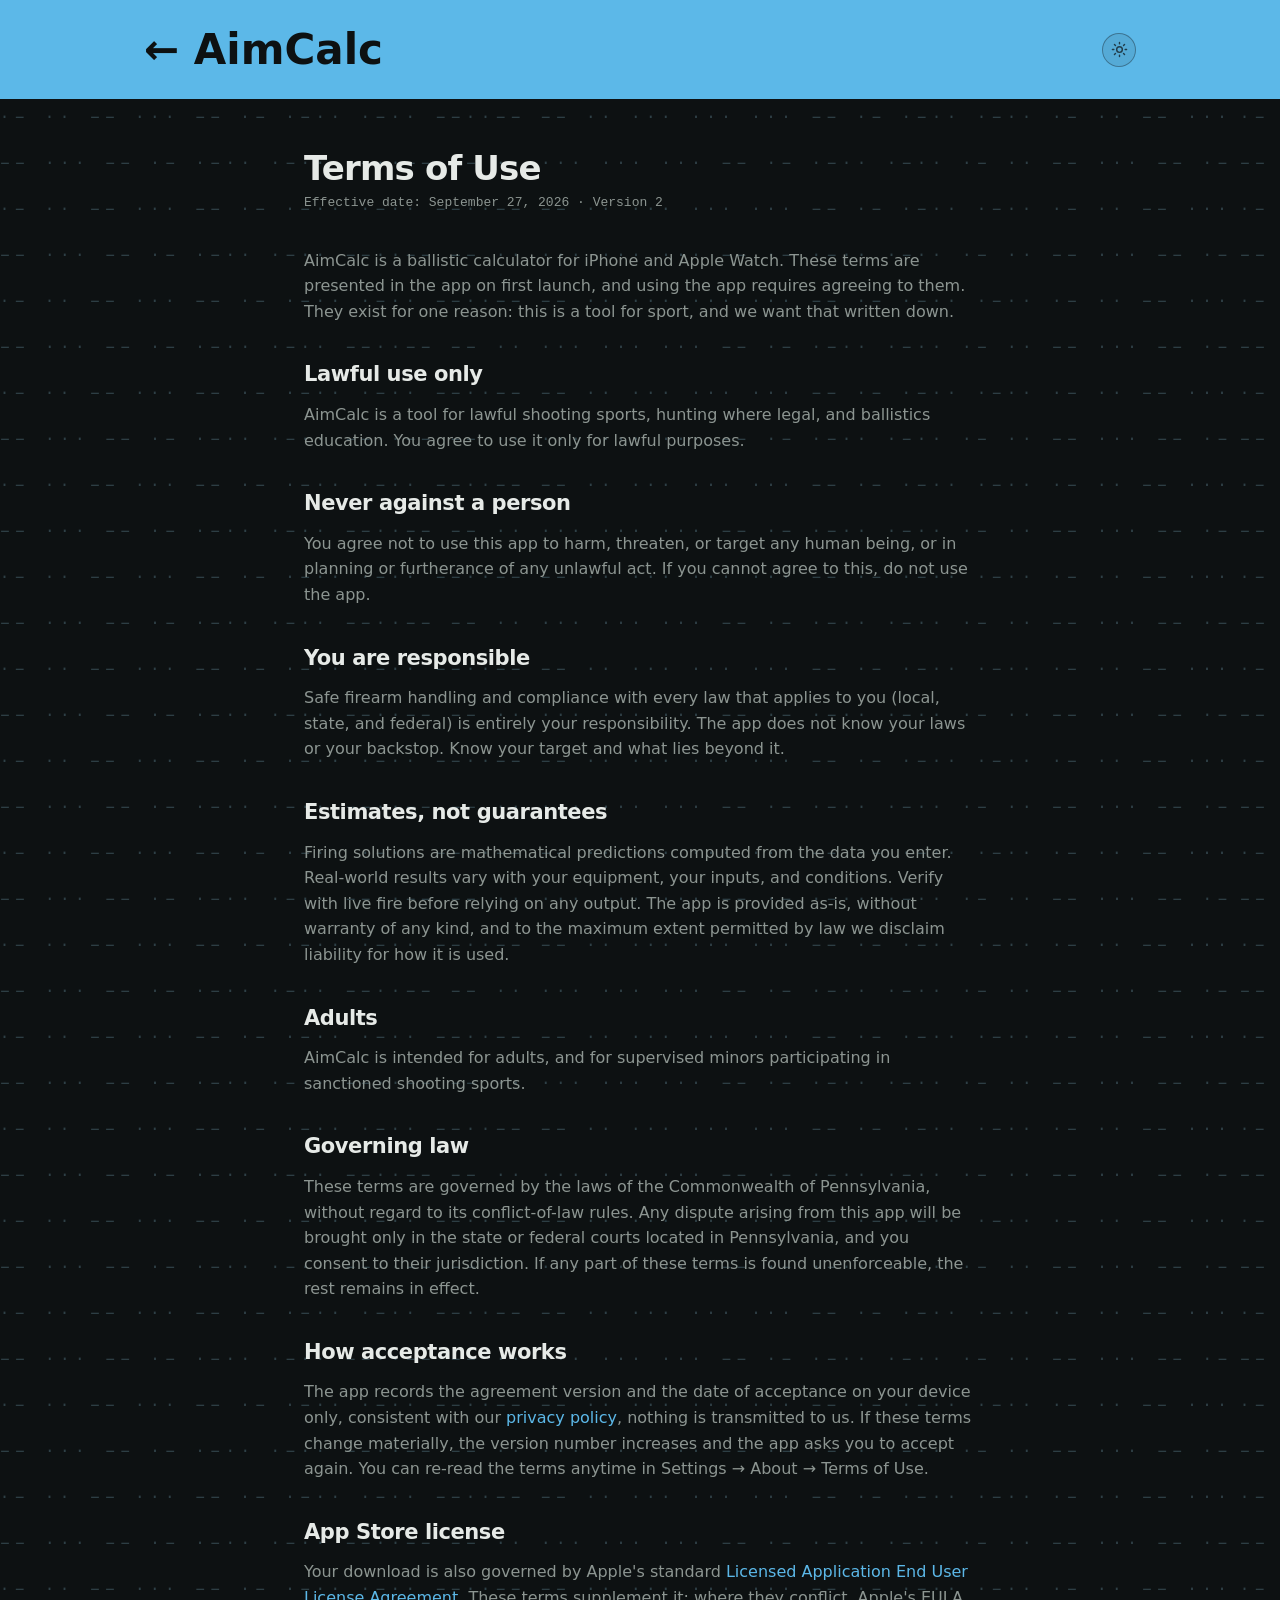
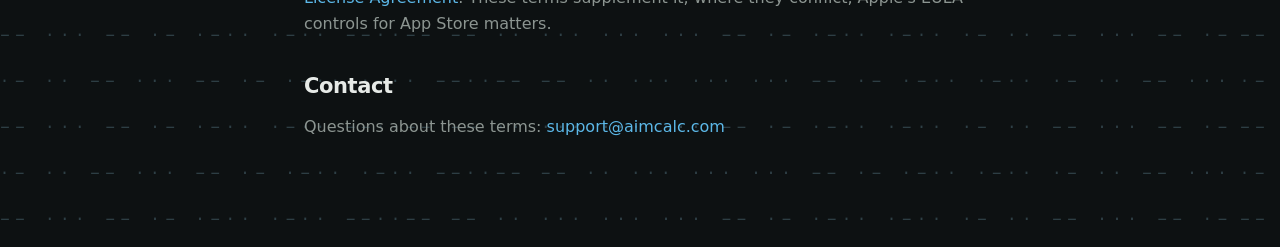
<file: terms.html>
<!DOCTYPE html>
<html lang="en">
<head>
<meta charset="utf-8">
<meta name="viewport" content="width=device-width, initial-scale=1">
<title>Terms of Use - AimCalc</title>
<link rel="icon" href="favicon.png" type="image/png">
<link rel="apple-touch-icon" href="apple-touch-icon.png">
<link rel="stylesheet" href="styles.css">
<script>try{if(localStorage.getItem("aimcalc-theme")==="light")document.documentElement.setAttribute("data-theme","light")}catch(e){}</script>
<script src="theme.js" defer></script>
</head>
<body>
<div class="topbar"><div class="wrap">
  <nav>
    <a class="brand" href="index.html">← AimCalc</a>
    <div class="links"><button class="theme-toggle" type="button" aria-label="Switch to light mode" aria-pressed="false" title="Light mode"><svg class="sun" viewBox="0 0 24 24" fill="none" stroke="currentColor" stroke-width="2" stroke-linecap="round" aria-hidden="true"><circle cx="12" cy="12" r="4"/><path d="M12 2v2M12 20v2M4.9 4.9l1.4 1.4M17.7 17.7l1.4 1.4M2 12h2M20 12h2M4.9 19.1l1.4-1.4M17.7 6.3l1.4-1.4"/></svg><svg class="moon" viewBox="0 0 24 24" fill="none" stroke="currentColor" stroke-width="2" stroke-linecap="round" stroke-linejoin="round" aria-hidden="true"><path d="M20 14.5A8.5 8.5 0 0 1 9.5 4a8.5 8.5 0 1 0 10.5 10.5z"/></svg></button></div>
  </nav>
</div></div>

<div class="doc">

  <h1>Terms of Use</h1>
  <p class="meta">Effective date: September 27, 2026 · Version 2</p>

  <p>AimCalc is a ballistic calculator for iPhone and Apple Watch. These terms are presented in the app on first launch, and using the app requires agreeing to them. They exist for one reason: this is a tool for sport, and we want that written down.</p>

  <h2>Lawful use only</h2>
  <p>AimCalc is a tool for lawful shooting sports, hunting where legal, and ballistics education. You agree to use it only for lawful purposes.</p>

  <h2>Never against a person</h2>
  <p>You agree not to use this app to harm, threaten, or target any human being, or in planning or furtherance of any unlawful act. If you cannot agree to this, do not use the app.</p>

  <h2>You are responsible</h2>
  <p>Safe firearm handling and compliance with every law that applies to you (local, state, and federal) is entirely your responsibility. The app does not know your laws or your backstop. Know your target and what lies beyond it.</p>

  <h2>Estimates, not guarantees</h2>
  <p>Firing solutions are mathematical predictions computed from the data you enter. Real-world results vary with your equipment, your inputs, and conditions. Verify with live fire before relying on any output. The app is provided as-is, without warranty of any kind, and to the maximum extent permitted by law we disclaim liability for how it is used.</p>

  <h2>Adults</h2>
  <p>AimCalc is intended for adults, and for supervised minors participating in sanctioned shooting sports.</p>

  <h2>Governing law</h2>
  <p>These terms are governed by the laws of the Commonwealth of Pennsylvania, without regard to its conflict-of-law rules. Any dispute arising from this app will be brought only in the state or federal courts located in Pennsylvania, and you consent to their jurisdiction. If any part of these terms is found unenforceable, the rest remains in effect.</p>

  <h2>How acceptance works</h2>
  <p>The app records the agreement version and the date of acceptance on your device only, consistent with our <a href="privacy.html">privacy policy</a>, nothing is transmitted to us. If these terms change materially, the version number increases and the app asks you to accept again. You can re-read the terms anytime in Settings → About → Terms of Use.</p>

  <h2>App Store license</h2>
  <p>Your download is also governed by Apple's standard <a href="https://www.apple.com/legal/internet-services/itunes/dev/stdeula/">Licensed Application End User License Agreement</a>. These terms supplement it; where they conflict, Apple's EULA controls for App Store matters.</p>

  <h2>Contact</h2>
  <p>Questions about these terms: <a href="mailto:support@aimcalc.com">support@aimcalc.com</a></p>
</div>
</body>
</html>
</file>
<file: styles.css>
/* AimCalc - aimcalc.com. Dark-first by design, like the app. */
:root {
  --ground: #0d1112;
  --panel: #161c1e;
  --panel-2: #1b2224;
  --line: #263030;
  --ink: #e6eae7;
  --dim: #8c9591;
  --blue: #5cb8e8;
  --green: #84c79b;
  --teal: #3fc9c0;
  --indigo: #7e96ee;
  --card-face: #f3f1ec;
  --card-red: #c93640;
  --mono: ui-monospace, "SF Mono", SFMono-Regular, Menlo, Consolas, monospace;
  --sans: -apple-system, BlinkMacSystemFont, "Segoe UI", system-ui, sans-serif;
}

* { box-sizing: border-box; margin: 0; padding: 0; }

html { -webkit-text-size-adjust: 100%; }

body {
  overflow-x: clip;
  background-color: var(--ground);
  background-image: url("data:image/svg+xml,%3Csvg%20xmlns%3D%22http%3A%2F%2Fwww.w3.org%2F2000%2Fsvg%22%20width%3D%221240%22%20height%3D%22276%22%3E%3Ctext%20x%3D%220%22%20y%3D%2230%22%20font-family%3D%22Menlo%2CConsolas%2Cmonospace%22%20font-size%3D%2215%22%20letter-spacing%3D%226%22%20fill%3D%22%232e4046%22%3E%C2%B7%E2%88%92%20%C2%B7%C2%B7%20%E2%88%92%E2%88%92%20%C2%B7%C2%B7%C2%B7%20%E2%88%92%E2%88%92%20%C2%B7%E2%88%92%20%C2%B7%E2%88%92%C2%B7%C2%B7%20%C2%B7%E2%88%92%C2%B7%C2%B7%20%E2%88%92%E2%88%92%C2%B7%C2%B7%E2%88%92%E2%88%92%20%E2%88%92%E2%88%92%20%C2%B7%C2%B7%20%C2%B7%C2%B7%C2%B7%20%C2%B7%C2%B7%C2%B7%20%C2%B7%C2%B7%C2%B7%20%E2%88%92%E2%88%92%20%C2%B7%E2%88%92%20%C2%B7%E2%88%92%C2%B7%C2%B7%20%C2%B7%E2%88%92%C2%B7%C2%B7%20%C2%B7%E2%88%92%20%C2%B7%C2%B7%20%E2%88%92%E2%88%92%20%C2%B7%C2%B7%C2%B7%20%E2%88%92%E2%88%92%20%C2%B7%E2%88%92%20%C2%B7%E2%88%92%C2%B7%C2%B7%20%C2%B7%E2%88%92%C2%B7%C2%B7%20%E2%88%92%E2%88%92%C2%B7%C2%B7%E2%88%92%E2%88%92%20%E2%88%92%E2%88%92%20%C2%B7%C2%B7%20%C2%B7%C2%B7%C2%B7%20%C2%B7%C2%B7%C2%B7%20%C2%B7%C2%B7%C2%B7%20%E2%88%92%E2%88%92%20%C2%B7%E2%88%92%20%C2%B7%E2%88%92%C2%B7%C2%B7%20%C2%B7%E2%88%92%C2%B7%C2%B7%20%C2%B7%E2%88%92%20%C2%B7%C2%B7%20%E2%88%92%E2%88%92%20%C2%B7%C2%B7%C2%B7%20%E2%88%92%E2%88%92%20%C2%B7%E2%88%92%20%C2%B7%E2%88%92%C2%B7%C2%B7%20%C2%B7%E2%88%92%C2%B7%C2%B7%20%E2%88%92%E2%88%92%C2%B7%C2%B7%E2%88%92%E2%88%92%20%E2%88%92%E2%88%92%20%C2%B7%C2%B7%20%C2%B7%C2%B7%C2%B7%20%C2%B7%C2%B7%C2%B7%20%C2%B7%C2%B7%C2%B7%20%E2%88%92%E2%88%92%20%C2%B7%E2%88%92%20%C2%B7%E2%88%92%C2%B7%C2%B7%20%C2%B7%E2%88%92%C2%B7%C2%B7%20%C2%B7%E2%88%92%20%C2%B7%C2%B7%20%E2%88%92%E2%88%92%20%C2%B7%C2%B7%C2%B7%20%E2%88%92%E2%88%92%20%C2%B7%E2%88%92%20%C2%B7%E2%88%92%C2%B7%C2%B7%20%C2%B7%E2%88%92%C2%B7%C2%B7%20%E2%88%92%E2%88%92%C2%B7%C2%B7%E2%88%92%E2%88%92%20%E2%88%92%E2%88%92%20%C2%B7%C2%B7%20%C2%B7%C2%B7%C2%B7%20%C2%B7%C2%B7%C2%B7%20%C2%B7%C2%B7%C2%B7%20%E2%88%92%E2%88%92%20%C2%B7%E2%88%92%20%C2%B7%E2%88%92%C2%B7%C2%B7%20%C2%B7%E2%88%92%C2%B7%C2%B7%20%3C%2Ftext%3E%3Ctext%20x%3D%22-90%22%20y%3D%2276%22%20font-family%3D%22Menlo%2CConsolas%2Cmonospace%22%20font-size%3D%2215%22%20letter-spacing%3D%226%22%20fill%3D%22%232e4046%22%3E%C2%B7%E2%88%92%20%C2%B7%C2%B7%20%E2%88%92%E2%88%92%20%C2%B7%C2%B7%C2%B7%20%E2%88%92%E2%88%92%20%C2%B7%E2%88%92%20%C2%B7%E2%88%92%C2%B7%C2%B7%20%C2%B7%E2%88%92%C2%B7%C2%B7%20%E2%88%92%E2%88%92%C2%B7%C2%B7%E2%88%92%E2%88%92%20%E2%88%92%E2%88%92%20%C2%B7%C2%B7%20%C2%B7%C2%B7%C2%B7%20%C2%B7%C2%B7%C2%B7%20%C2%B7%C2%B7%C2%B7%20%E2%88%92%E2%88%92%20%C2%B7%E2%88%92%20%C2%B7%E2%88%92%C2%B7%C2%B7%20%C2%B7%E2%88%92%C2%B7%C2%B7%20%C2%B7%E2%88%92%20%C2%B7%C2%B7%20%E2%88%92%E2%88%92%20%C2%B7%C2%B7%C2%B7%20%E2%88%92%E2%88%92%20%C2%B7%E2%88%92%20%C2%B7%E2%88%92%C2%B7%C2%B7%20%C2%B7%E2%88%92%C2%B7%C2%B7%20%E2%88%92%E2%88%92%C2%B7%C2%B7%E2%88%92%E2%88%92%20%E2%88%92%E2%88%92%20%C2%B7%C2%B7%20%C2%B7%C2%B7%C2%B7%20%C2%B7%C2%B7%C2%B7%20%C2%B7%C2%B7%C2%B7%20%E2%88%92%E2%88%92%20%C2%B7%E2%88%92%20%C2%B7%E2%88%92%C2%B7%C2%B7%20%C2%B7%E2%88%92%C2%B7%C2%B7%20%C2%B7%E2%88%92%20%C2%B7%C2%B7%20%E2%88%92%E2%88%92%20%C2%B7%C2%B7%C2%B7%20%E2%88%92%E2%88%92%20%C2%B7%E2%88%92%20%C2%B7%E2%88%92%C2%B7%C2%B7%20%C2%B7%E2%88%92%C2%B7%C2%B7%20%E2%88%92%E2%88%92%C2%B7%C2%B7%E2%88%92%E2%88%92%20%E2%88%92%E2%88%92%20%C2%B7%C2%B7%20%C2%B7%C2%B7%C2%B7%20%C2%B7%C2%B7%C2%B7%20%C2%B7%C2%B7%C2%B7%20%E2%88%92%E2%88%92%20%C2%B7%E2%88%92%20%C2%B7%E2%88%92%C2%B7%C2%B7%20%C2%B7%E2%88%92%C2%B7%C2%B7%20%C2%B7%E2%88%92%20%C2%B7%C2%B7%20%E2%88%92%E2%88%92%20%C2%B7%C2%B7%C2%B7%20%E2%88%92%E2%88%92%20%C2%B7%E2%88%92%20%C2%B7%E2%88%92%C2%B7%C2%B7%20%C2%B7%E2%88%92%C2%B7%C2%B7%20%E2%88%92%E2%88%92%C2%B7%C2%B7%E2%88%92%E2%88%92%20%E2%88%92%E2%88%92%20%C2%B7%C2%B7%20%C2%B7%C2%B7%C2%B7%20%C2%B7%C2%B7%C2%B7%20%C2%B7%C2%B7%C2%B7%20%E2%88%92%E2%88%92%20%C2%B7%E2%88%92%20%C2%B7%E2%88%92%C2%B7%C2%B7%20%C2%B7%E2%88%92%C2%B7%C2%B7%20%3C%2Ftext%3E%3Ctext%20x%3D%220%22%20y%3D%22122%22%20font-family%3D%22Menlo%2CConsolas%2Cmonospace%22%20font-size%3D%2215%22%20letter-spacing%3D%226%22%20fill%3D%22%232e4046%22%3E%C2%B7%E2%88%92%20%C2%B7%C2%B7%20%E2%88%92%E2%88%92%20%C2%B7%C2%B7%C2%B7%20%E2%88%92%E2%88%92%20%C2%B7%E2%88%92%20%C2%B7%E2%88%92%C2%B7%C2%B7%20%C2%B7%E2%88%92%C2%B7%C2%B7%20%E2%88%92%E2%88%92%C2%B7%C2%B7%E2%88%92%E2%88%92%20%E2%88%92%E2%88%92%20%C2%B7%C2%B7%20%C2%B7%C2%B7%C2%B7%20%C2%B7%C2%B7%C2%B7%20%C2%B7%C2%B7%C2%B7%20%E2%88%92%E2%88%92%20%C2%B7%E2%88%92%20%C2%B7%E2%88%92%C2%B7%C2%B7%20%C2%B7%E2%88%92%C2%B7%C2%B7%20%C2%B7%E2%88%92%20%C2%B7%C2%B7%20%E2%88%92%E2%88%92%20%C2%B7%C2%B7%C2%B7%20%E2%88%92%E2%88%92%20%C2%B7%E2%88%92%20%C2%B7%E2%88%92%C2%B7%C2%B7%20%C2%B7%E2%88%92%C2%B7%C2%B7%20%E2%88%92%E2%88%92%C2%B7%C2%B7%E2%88%92%E2%88%92%20%E2%88%92%E2%88%92%20%C2%B7%C2%B7%20%C2%B7%C2%B7%C2%B7%20%C2%B7%C2%B7%C2%B7%20%C2%B7%C2%B7%C2%B7%20%E2%88%92%E2%88%92%20%C2%B7%E2%88%92%20%C2%B7%E2%88%92%C2%B7%C2%B7%20%C2%B7%E2%88%92%C2%B7%C2%B7%20%C2%B7%E2%88%92%20%C2%B7%C2%B7%20%E2%88%92%E2%88%92%20%C2%B7%C2%B7%C2%B7%20%E2%88%92%E2%88%92%20%C2%B7%E2%88%92%20%C2%B7%E2%88%92%C2%B7%C2%B7%20%C2%B7%E2%88%92%C2%B7%C2%B7%20%E2%88%92%E2%88%92%C2%B7%C2%B7%E2%88%92%E2%88%92%20%E2%88%92%E2%88%92%20%C2%B7%C2%B7%20%C2%B7%C2%B7%C2%B7%20%C2%B7%C2%B7%C2%B7%20%C2%B7%C2%B7%C2%B7%20%E2%88%92%E2%88%92%20%C2%B7%E2%88%92%20%C2%B7%E2%88%92%C2%B7%C2%B7%20%C2%B7%E2%88%92%C2%B7%C2%B7%20%C2%B7%E2%88%92%20%C2%B7%C2%B7%20%E2%88%92%E2%88%92%20%C2%B7%C2%B7%C2%B7%20%E2%88%92%E2%88%92%20%C2%B7%E2%88%92%20%C2%B7%E2%88%92%C2%B7%C2%B7%20%C2%B7%E2%88%92%C2%B7%C2%B7%20%E2%88%92%E2%88%92%C2%B7%C2%B7%E2%88%92%E2%88%92%20%E2%88%92%E2%88%92%20%C2%B7%C2%B7%20%C2%B7%C2%B7%C2%B7%20%C2%B7%C2%B7%C2%B7%20%C2%B7%C2%B7%C2%B7%20%E2%88%92%E2%88%92%20%C2%B7%E2%88%92%20%C2%B7%E2%88%92%C2%B7%C2%B7%20%C2%B7%E2%88%92%C2%B7%C2%B7%20%3C%2Ftext%3E%3Ctext%20x%3D%22-90%22%20y%3D%22168%22%20font-family%3D%22Menlo%2CConsolas%2Cmonospace%22%20font-size%3D%2215%22%20letter-spacing%3D%226%22%20fill%3D%22%232e4046%22%3E%C2%B7%E2%88%92%20%C2%B7%C2%B7%20%E2%88%92%E2%88%92%20%C2%B7%C2%B7%C2%B7%20%E2%88%92%E2%88%92%20%C2%B7%E2%88%92%20%C2%B7%E2%88%92%C2%B7%C2%B7%20%C2%B7%E2%88%92%C2%B7%C2%B7%20%E2%88%92%E2%88%92%C2%B7%C2%B7%E2%88%92%E2%88%92%20%E2%88%92%E2%88%92%20%C2%B7%C2%B7%20%C2%B7%C2%B7%C2%B7%20%C2%B7%C2%B7%C2%B7%20%C2%B7%C2%B7%C2%B7%20%E2%88%92%E2%88%92%20%C2%B7%E2%88%92%20%C2%B7%E2%88%92%C2%B7%C2%B7%20%C2%B7%E2%88%92%C2%B7%C2%B7%20%C2%B7%E2%88%92%20%C2%B7%C2%B7%20%E2%88%92%E2%88%92%20%C2%B7%C2%B7%C2%B7%20%E2%88%92%E2%88%92%20%C2%B7%E2%88%92%20%C2%B7%E2%88%92%C2%B7%C2%B7%20%C2%B7%E2%88%92%C2%B7%C2%B7%20%E2%88%92%E2%88%92%C2%B7%C2%B7%E2%88%92%E2%88%92%20%E2%88%92%E2%88%92%20%C2%B7%C2%B7%20%C2%B7%C2%B7%C2%B7%20%C2%B7%C2%B7%C2%B7%20%C2%B7%C2%B7%C2%B7%20%E2%88%92%E2%88%92%20%C2%B7%E2%88%92%20%C2%B7%E2%88%92%C2%B7%C2%B7%20%C2%B7%E2%88%92%C2%B7%C2%B7%20%C2%B7%E2%88%92%20%C2%B7%C2%B7%20%E2%88%92%E2%88%92%20%C2%B7%C2%B7%C2%B7%20%E2%88%92%E2%88%92%20%C2%B7%E2%88%92%20%C2%B7%E2%88%92%C2%B7%C2%B7%20%C2%B7%E2%88%92%C2%B7%C2%B7%20%E2%88%92%E2%88%92%C2%B7%C2%B7%E2%88%92%E2%88%92%20%E2%88%92%E2%88%92%20%C2%B7%C2%B7%20%C2%B7%C2%B7%C2%B7%20%C2%B7%C2%B7%C2%B7%20%C2%B7%C2%B7%C2%B7%20%E2%88%92%E2%88%92%20%C2%B7%E2%88%92%20%C2%B7%E2%88%92%C2%B7%C2%B7%20%C2%B7%E2%88%92%C2%B7%C2%B7%20%C2%B7%E2%88%92%20%C2%B7%C2%B7%20%E2%88%92%E2%88%92%20%C2%B7%C2%B7%C2%B7%20%E2%88%92%E2%88%92%20%C2%B7%E2%88%92%20%C2%B7%E2%88%92%C2%B7%C2%B7%20%C2%B7%E2%88%92%C2%B7%C2%B7%20%E2%88%92%E2%88%92%C2%B7%C2%B7%E2%88%92%E2%88%92%20%E2%88%92%E2%88%92%20%C2%B7%C2%B7%20%C2%B7%C2%B7%C2%B7%20%C2%B7%C2%B7%C2%B7%20%C2%B7%C2%B7%C2%B7%20%E2%88%92%E2%88%92%20%C2%B7%E2%88%92%20%C2%B7%E2%88%92%C2%B7%C2%B7%20%C2%B7%E2%88%92%C2%B7%C2%B7%20%3C%2Ftext%3E%3Ctext%20x%3D%220%22%20y%3D%22214%22%20font-family%3D%22Menlo%2CConsolas%2Cmonospace%22%20font-size%3D%2215%22%20letter-spacing%3D%226%22%20fill%3D%22%232e4046%22%3E%C2%B7%E2%88%92%20%C2%B7%C2%B7%20%E2%88%92%E2%88%92%20%C2%B7%C2%B7%C2%B7%20%E2%88%92%E2%88%92%20%C2%B7%E2%88%92%20%C2%B7%E2%88%92%C2%B7%C2%B7%20%C2%B7%E2%88%92%C2%B7%C2%B7%20%E2%88%92%E2%88%92%C2%B7%C2%B7%E2%88%92%E2%88%92%20%E2%88%92%E2%88%92%20%C2%B7%C2%B7%20%C2%B7%C2%B7%C2%B7%20%C2%B7%C2%B7%C2%B7%20%C2%B7%C2%B7%C2%B7%20%E2%88%92%E2%88%92%20%C2%B7%E2%88%92%20%C2%B7%E2%88%92%C2%B7%C2%B7%20%C2%B7%E2%88%92%C2%B7%C2%B7%20%C2%B7%E2%88%92%20%C2%B7%C2%B7%20%E2%88%92%E2%88%92%20%C2%B7%C2%B7%C2%B7%20%E2%88%92%E2%88%92%20%C2%B7%E2%88%92%20%C2%B7%E2%88%92%C2%B7%C2%B7%20%C2%B7%E2%88%92%C2%B7%C2%B7%20%E2%88%92%E2%88%92%C2%B7%C2%B7%E2%88%92%E2%88%92%20%E2%88%92%E2%88%92%20%C2%B7%C2%B7%20%C2%B7%C2%B7%C2%B7%20%C2%B7%C2%B7%C2%B7%20%C2%B7%C2%B7%C2%B7%20%E2%88%92%E2%88%92%20%C2%B7%E2%88%92%20%C2%B7%E2%88%92%C2%B7%C2%B7%20%C2%B7%E2%88%92%C2%B7%C2%B7%20%C2%B7%E2%88%92%20%C2%B7%C2%B7%20%E2%88%92%E2%88%92%20%C2%B7%C2%B7%C2%B7%20%E2%88%92%E2%88%92%20%C2%B7%E2%88%92%20%C2%B7%E2%88%92%C2%B7%C2%B7%20%C2%B7%E2%88%92%C2%B7%C2%B7%20%E2%88%92%E2%88%92%C2%B7%C2%B7%E2%88%92%E2%88%92%20%E2%88%92%E2%88%92%20%C2%B7%C2%B7%20%C2%B7%C2%B7%C2%B7%20%C2%B7%C2%B7%C2%B7%20%C2%B7%C2%B7%C2%B7%20%E2%88%92%E2%88%92%20%C2%B7%E2%88%92%20%C2%B7%E2%88%92%C2%B7%C2%B7%20%C2%B7%E2%88%92%C2%B7%C2%B7%20%C2%B7%E2%88%92%20%C2%B7%C2%B7%20%E2%88%92%E2%88%92%20%C2%B7%C2%B7%C2%B7%20%E2%88%92%E2%88%92%20%C2%B7%E2%88%92%20%C2%B7%E2%88%92%C2%B7%C2%B7%20%C2%B7%E2%88%92%C2%B7%C2%B7%20%E2%88%92%E2%88%92%C2%B7%C2%B7%E2%88%92%E2%88%92%20%E2%88%92%E2%88%92%20%C2%B7%C2%B7%20%C2%B7%C2%B7%C2%B7%20%C2%B7%C2%B7%C2%B7%20%C2%B7%C2%B7%C2%B7%20%E2%88%92%E2%88%92%20%C2%B7%E2%88%92%20%C2%B7%E2%88%92%C2%B7%C2%B7%20%C2%B7%E2%88%92%C2%B7%C2%B7%20%3C%2Ftext%3E%3Ctext%20x%3D%22-90%22%20y%3D%22260%22%20font-family%3D%22Menlo%2CConsolas%2Cmonospace%22%20font-size%3D%2215%22%20letter-spacing%3D%226%22%20fill%3D%22%232e4046%22%3E%C2%B7%E2%88%92%20%C2%B7%C2%B7%20%E2%88%92%E2%88%92%20%C2%B7%C2%B7%C2%B7%20%E2%88%92%E2%88%92%20%C2%B7%E2%88%92%20%C2%B7%E2%88%92%C2%B7%C2%B7%20%C2%B7%E2%88%92%C2%B7%C2%B7%20%E2%88%92%E2%88%92%C2%B7%C2%B7%E2%88%92%E2%88%92%20%E2%88%92%E2%88%92%20%C2%B7%C2%B7%20%C2%B7%C2%B7%C2%B7%20%C2%B7%C2%B7%C2%B7%20%C2%B7%C2%B7%C2%B7%20%E2%88%92%E2%88%92%20%C2%B7%E2%88%92%20%C2%B7%E2%88%92%C2%B7%C2%B7%20%C2%B7%E2%88%92%C2%B7%C2%B7%20%C2%B7%E2%88%92%20%C2%B7%C2%B7%20%E2%88%92%E2%88%92%20%C2%B7%C2%B7%C2%B7%20%E2%88%92%E2%88%92%20%C2%B7%E2%88%92%20%C2%B7%E2%88%92%C2%B7%C2%B7%20%C2%B7%E2%88%92%C2%B7%C2%B7%20%E2%88%92%E2%88%92%C2%B7%C2%B7%E2%88%92%E2%88%92%20%E2%88%92%E2%88%92%20%C2%B7%C2%B7%20%C2%B7%C2%B7%C2%B7%20%C2%B7%C2%B7%C2%B7%20%C2%B7%C2%B7%C2%B7%20%E2%88%92%E2%88%92%20%C2%B7%E2%88%92%20%C2%B7%E2%88%92%C2%B7%C2%B7%20%C2%B7%E2%88%92%C2%B7%C2%B7%20%C2%B7%E2%88%92%20%C2%B7%C2%B7%20%E2%88%92%E2%88%92%20%C2%B7%C2%B7%C2%B7%20%E2%88%92%E2%88%92%20%C2%B7%E2%88%92%20%C2%B7%E2%88%92%C2%B7%C2%B7%20%C2%B7%E2%88%92%C2%B7%C2%B7%20%E2%88%92%E2%88%92%C2%B7%C2%B7%E2%88%92%E2%88%92%20%E2%88%92%E2%88%92%20%C2%B7%C2%B7%20%C2%B7%C2%B7%C2%B7%20%C2%B7%C2%B7%C2%B7%20%C2%B7%C2%B7%C2%B7%20%E2%88%92%E2%88%92%20%C2%B7%E2%88%92%20%C2%B7%E2%88%92%C2%B7%C2%B7%20%C2%B7%E2%88%92%C2%B7%C2%B7%20%C2%B7%E2%88%92%20%C2%B7%C2%B7%20%E2%88%92%E2%88%92%20%C2%B7%C2%B7%C2%B7%20%E2%88%92%E2%88%92%20%C2%B7%E2%88%92%20%C2%B7%E2%88%92%C2%B7%C2%B7%20%C2%B7%E2%88%92%C2%B7%C2%B7%20%E2%88%92%E2%88%92%C2%B7%C2%B7%E2%88%92%E2%88%92%20%E2%88%92%E2%88%92%20%C2%B7%C2%B7%20%C2%B7%C2%B7%C2%B7%20%C2%B7%C2%B7%C2%B7%20%C2%B7%C2%B7%C2%B7%20%E2%88%92%E2%88%92%20%C2%B7%E2%88%92%20%C2%B7%E2%88%92%C2%B7%C2%B7%20%C2%B7%E2%88%92%C2%B7%C2%B7%20%3C%2Ftext%3E%3C%2Fsvg%3E");
  color: var(--ink);
  font-family: var(--sans);
  line-height: 1.6;
  -webkit-font-smoothing: antialiased;
}

.wrap { max-width: 1040px; margin: 0 auto; padding: 0 24px; }

a { color: var(--blue); text-decoration: none; }
a:hover { text-decoration: underline; }

/* ---------- nav ---------- */
.topbar {
  background: var(--blue);
}
nav {
  display: flex; align-items: center; gap: 28px;
  padding: 16px 0;
}
.topbar .brand { color: #0d1112; }
.topbar .brand:hover { color: #0d1112; }
.topbar .links a { color: rgba(13, 17, 18, .72); font-weight: 600; }
.topbar .links a:hover { color: #0d1112; text-decoration: none; }
nav .brand {
  display: flex; align-items: center; gap: 12px;
  font-weight: 800; font-size: 42px; color: var(--ink);
}
nav .brand:hover { text-decoration: none; }
.hero-icon { width: 96px; height: 96px; border-radius: 22px; display: block; margin: 0 0 20px; }
@media (max-width: 860px) { .hero-icon { margin: 0 auto 20px; } }
nav .links { margin-left: auto; display: flex; gap: 22px; }
nav .links a {
  color: var(--dim); font-size: 17px; font-weight: 500;
}
nav .links a:hover { color: var(--ink); text-decoration: none; }

/* Light / dark toggle. Shows the mode you would switch to. */
.theme-toggle {
  width: 34px; height: 34px; border-radius: 50%; flex-shrink: 0;
  display: inline-flex; align-items: center; justify-content: center;
  padding: 0; cursor: pointer; font: inherit;
  color: rgba(13, 17, 18, .72);
  border: 1px solid rgba(13, 17, 18, .35);
  background: rgba(13, 17, 18, .08);
  transition: color .15s ease, border-color .15s ease;
}
.theme-toggle:hover { color: #0d1112; border-color: #0d1112; }
.theme-toggle svg { width: 17px; height: 17px; display: block; }
nav .links .theme-toggle { margin-left: 4px; }

/* ---------- hero ---------- */
.hero {
  position: relative;
  display: grid; grid-template-columns: 1fr auto;
  gap: 56px; align-items: center;
  padding: 64px 0 88px;
  overflow: hidden;
}
@media (max-width: 860px) {
  .hero { grid-template-columns: 1fr; justify-items: center; text-align: center; }
  .hero .copy { display: flex; flex-direction: column; align-items: center; }
}

.hero .copy { grid-column: 1; grid-row: 1; }
.hero .devices {
  grid-column: 2; grid-row: 1;
  display: flex; align-items: flex-start; gap: 22px;
}
@media (max-width: 860px) {
  .hero .copy { grid-column: 1; grid-row: 1; }
  .hero .devices { grid-column: 1; grid-row: 2; flex-wrap: wrap; justify-content: center; }
}

.hero > * { position: relative; z-index: 1; }

.eyebrow {
  font-family: var(--mono); font-size: 12px; letter-spacing: 0.2em;
  text-transform: uppercase; color: var(--blue); margin-bottom: 16px;
}
h1 {
  font-size: clamp(38px, 6vw, 58px);
  font-weight: 800; letter-spacing: -0.025em; line-height: 1.05;
  margin-bottom: 18px; text-wrap: balance;
}
h1 .accent { color: var(--blue); }
.lede {
  font-size: 18px; color: var(--dim); max-width: 46ch; margin-bottom: 28px;
}
.cta-row { display: flex; gap: 14px; align-items: center; flex-wrap: wrap; }
.appstore-badge {
  display: inline-flex; flex-direction: column; justify-content: center;
  border: 1px solid var(--line); border-radius: 12px;
  background: var(--panel); padding: 9px 20px; line-height: 1.25;
  color: var(--ink);
}
.appstore-badge:hover { border-color: var(--blue); text-decoration: none; }
.appstore-badge small { font-size: 10px; color: var(--dim); letter-spacing: 0.06em; }
.appstore-badge span { font-size: 17px; font-weight: 600; }
.cta-note { font-size: 13px; color: var(--dim); font-family: var(--mono); line-height: 1.5; }
.platform-pill {
  display: inline-flex; align-items: center; gap: 8px;
  margin-top: 14px; padding: 7px 14px;
  border: 1px solid var(--line); border-radius: 999px;
  background: var(--panel);
  font-family: var(--mono); font-size: 12px; letter-spacing: 0.04em;
  color: var(--dim);
}
.pill-dot {
  width: 7px; height: 7px; border-radius: 50%;
  background: var(--green);
  box-shadow: 0 0 6px rgba(132, 199, 155, 0.5);
}

/* ---------- phone mockup ---------- */
.phone {
  width: 300px; border-radius: 46px;
  background: #000;
  border: 1px solid var(--line);
  box-shadow: inset 0 0 0 7px #000;
  padding: 12px;
  flex-shrink: 0;
  margin: 0;
}
.phone img { display: block; width: 100%; height: auto; border-radius: 34px; }

/* Apple Watch beside the phone: black case around a real watch capture. */
.hero-watch {
  width: 164px; border-radius: 34px;
  background: #000;
  border: 1px solid var(--line);
  box-shadow: inset 0 0 0 6px #000;
  padding: 11px;
  position: relative; flex-shrink: 0;
  margin: 36px 0 0;
}
.hero-watch img { display: block; width: 100%; height: auto; border-radius: 23px; }
.hero-watch::after {
  content: ""; position: absolute; right: -7px; top: 52px;
  width: 7px; height: 30px; background: #222; border-radius: 0 4px 4px 0;
}
.phone .status {
  display: flex; justify-content: space-between;
  font-family: var(--mono); font-size: 10px; color: var(--dim);
  padding: 2px 8px 12px;
}
.p-title { display: flex; align-items: center; gap: 8px; font-size: 20px; font-weight: 800; margin-bottom: 12px; }
.pill {
  background: var(--panel); border: 1px solid var(--line); border-radius: 999px;
  font-size: 11px; padding: 7px 13px; color: var(--ink);
  display: flex; justify-content: space-between; margin-bottom: 8px;
}
.pill small { color: var(--dim); }
.range-card {
  background: var(--panel); border-radius: 18px; padding: 12px; text-align: center;
  margin-bottom: 10px;
}
.range-num { font-family: var(--mono); font-size: 46px; font-weight: 700; line-height: 1.1; }
.range-unit { font-family: var(--mono); font-size: 9px; letter-spacing: .3em; color: var(--dim); }
.range-track {
  margin-top: 10px; height: 4px; border-radius: 2px; background: var(--line); position: relative;
}
.range-track i {
  position: absolute; left: 33%; top: -5px; width: 14px; height: 14px;
  background: #fff; border-radius: 50%;
}
.range-track b { position: absolute; left: 0; top: 0; width: 33%; height: 4px; background: var(--blue); border-radius: 2px; }
.sol-card {
  background: var(--panel); border: 1px solid var(--line); border-radius: 18px;
  padding: 13px 14px; margin-bottom: 10px;
}
.sol-row { display: flex; justify-content: space-between; align-items: baseline; padding: 3px 0; }
.sol-label { font-family: var(--mono); font-size: 10px; letter-spacing: .2em; color: var(--dim); }
.sol-val { font-family: var(--mono); font-size: 28px; font-weight: 700; }
.sol-val small { font-size: 11px; color: var(--dim); font-weight: 500; }
.sol-val em { font-style: normal; font-size: 11px; font-weight: 700; }
.blue { color: var(--blue); }
.green { color: var(--green); }
.sol-div { height: 1px; background: var(--line); margin: 7px 0; }
.sec-row {
  display: flex; justify-content: space-between;
  font-family: var(--mono); font-size: 9px; color: var(--dim);
  padding: 0 4px;
}
.sec-row .warn { color: var(--green); }

/* ---------- demo video ---------- */
.demo { margin: 0 auto; width: min(340px, 86vw); }
.demo video {
  display: block; width: 100%; height: auto;
  border-radius: 34px; border: 1px solid var(--line);
  background: #000;
}

/* ---------- sections ---------- */
section { padding: 72px 0; border-top: 1px solid var(--line); }
h2 {
  font-size: 30px; font-weight: 750; letter-spacing: -0.02em;
  margin-bottom: 10px; text-wrap: balance;
}
.sub { color: var(--dim); max-width: 62ch; margin-bottom: 40px; font-size: 16px; }

.grid { display: grid; grid-template-columns: repeat(auto-fit, minmax(min(280px, 100%), 1fr)); gap: 16px; }
.feature {
  background: var(--panel); border: 1px solid var(--line); border-radius: 16px;
  padding: 22px;
}
.feature .glyph { font-size: 22px; margin-bottom: 10px; display: block; }
.feature .glyph-readout { display: flex; gap: 18px; align-items: center; min-height: 26px; }
.glyph-readout b { font-family: var(--mono); font-size: 13px; font-weight: 700; font-feature-settings: "tnum"; }
.glyph-readout small { font-size: 8px; font-weight: 600; letter-spacing: .08em; }
.glyph-readout .ro-elev, .glyph-readout .ro-wind { color: var(--teal); }
.feature h3 { font-size: 16px; font-weight: 650; margin-bottom: 6px; }
.feature p { font-size: 14px; color: var(--dim); }

/* ---------- watch ---------- */
.watch-flex { display: flex; gap: 56px; align-items: center; flex-wrap: wrap; }
.watch-flex .copy { flex: 1; min-width: 280px; }
.watch-shot { margin: 0; }

.checks { list-style: none; margin-top: 8px; }
.checks li {
  padding: 7px 0 7px 30px; position: relative; color: var(--dim); font-size: 15px;
}
.checks li::before {
  content: "◎"; position: absolute; left: 0; color: var(--green);
}
.checks li b { color: var(--ink); font-weight: 600; }

/* ---------- engine ---------- */
.engine-cols { display: grid; grid-template-columns: repeat(auto-fit, minmax(min(300px, 100%), 1fr)); gap: 16px; }
.spec {
  border-left: 2px solid var(--blue); padding: 4px 0 4px 18px;
}
.spec h3 { font-size: 15px; font-weight: 650; margin-bottom: 4px; }
.spec p { font-size: 14px; color: var(--dim); }
.mono-block {
  background: var(--panel); border: 1px solid var(--line); border-radius: 14px;
  padding: 18px 22px; margin-top: 28px; overflow-x: auto;
}
.mono-block pre { font-family: var(--mono); font-size: 13px; line-height: 1.8; color: var(--dim); }
.mono-block .hl { color: var(--blue); }
.refs { margin-top: 14px; font-size: 12.5px; color: var(--dim); max-width: 80ch; line-height: 1.7; }

/* ---------- privacy strip ---------- */
.strips { display: grid; gap: 28px; }
.privacy-strip {
  display: flex; gap: 18px; align-items: flex-start;
  background: var(--panel); border: 1px solid var(--line); border-radius: 16px;
  padding: 26px 28px;
}
.privacy-strip .glyph { font-size: 26px; }
.privacy-strip p { color: var(--dim); font-size: 15px; }
.privacy-strip b { color: var(--ink); }

/* ---------- footer ---------- */
footer {
  border-top: 1px solid var(--line);
  padding: 36px 0 52px;
  display: flex; gap: 24px; align-items: center; flex-wrap: wrap;
  color: var(--dim); font-size: 14px;
}
footer .links { display: flex; gap: 20px; margin-left: auto; }
footer a { color: var(--dim); }
footer a:hover { color: var(--ink); }

/* ---------- doc pages (privacy / support) ---------- */
.doc { max-width: 720px; margin: 0 auto; padding: 24px 24px 96px; }
.doc h1 { font-size: 34px; margin: 28px 0 6px; }
.doc .meta { font-family: var(--mono); font-size: 13px; color: var(--dim); margin-bottom: 34px; }
.doc h2 { font-size: 21px; margin: 34px 0 10px; }
.doc p, .doc li { color: var(--dim); font-size: 16px; margin-bottom: 12px; }
.doc li { margin-left: 22px; margin-bottom: 8px; }
.doc b, .doc strong { color: var(--ink); }

/* ---------- glossary page ---------- */
.gloss h1 { font-size: clamp(32px, 5vw, 44px); font-weight: 800; letter-spacing: -0.02em; margin: 26px 0 10px; }
.gloss > .sub { margin-bottom: 34px; }
.gloss .eyebrow { margin: 56px 0 16px; }

.steps { list-style: none; display: grid; gap: 12px; }
.steps li {
  display: flex; gap: 15px; align-items: flex-start;
  background: var(--panel); border: 1px solid var(--line); border-radius: 14px;
  padding: 16px 18px;
}
.steps .num {
  font-family: var(--mono); font-size: 13px; font-weight: 700; color: var(--blue);
  background: rgba(92,184,232,.13); width: 27px; height: 27px; border-radius: 50%;
  display: flex; align-items: center; justify-content: center; flex-shrink: 0;
  margin-top: 2px;
}
.steps b { display: block; font-size: 15px; margin-bottom: 3px; }
.steps p { font-size: 14px; color: var(--dim); }

.gloss-grid { display: grid; grid-template-columns: repeat(auto-fit, minmax(min(310px, 100%), 1fr)); gap: 14px; }
.term { background: var(--panel); border: 1px solid var(--line); border-radius: 14px; padding: 18px 20px; }
.term h3 { font-size: 15px; font-weight: 650; margin-bottom: 6px; }
.term p { font-size: 14px; color: var(--dim); }

.diagram {
  background: var(--panel); border: 1px solid var(--line); border-radius: 16px;
  padding: 22px 24px 16px; margin-top: 16px;
}
.diagram h3 { font-size: 15px; font-weight: 650; margin-bottom: 14px; }
.diagram svg { width: 100%; height: auto; display: block; }
.diagram figcaption { font-size: 13px; color: var(--dim); margin-top: 12px; }
/* Diagram SVGs are drawn in the dark palette; map those literals onto the
   theme variables so they recolor in light mode. */
.diagram [fill="#e6eae7"] { fill: var(--ink); }
.diagram [fill="#8c9591"] { fill: var(--dim); }
.diagram [fill="#5cb8e8"] { fill: var(--blue); }
.diagram [fill="#84c79b"] { fill: var(--green); }
.diagram [fill="#3fc9c0"] { fill: var(--teal); }
.diagram [fill="#7e96ee"] { fill: var(--indigo); }
.diagram [stroke="#263030"] { stroke: var(--line); }
.diagram [stroke="#8c9591"] { stroke: var(--dim); }
.diagram [stroke="#5cb8e8"] { stroke: var(--blue); }
.diagram [stroke="#84c79b"] { stroke: var(--green); }
.diagram [stroke="#3fc9c0"] { stroke: var(--teal); }

.tips-list { list-style: none; display: grid; gap: 10px; }
.tips-list li {
  position: relative; padding: 4px 0 4px 28px; color: var(--dim); font-size: 15px;
}
.tips-list li::before { content: "\25CE"; position: absolute; left: 2px; color: var(--green); }
.tips-list b { color: var(--ink); font-weight: 600; }

/* ---------- app screenshots ---------- */
.shots {
  display: grid; grid-template-columns: repeat(auto-fit, minmax(122px, 1fr));
  gap: 20px;
}
.shot { text-align: center; }
.shot img {
  width: 100%; height: auto; display: block;
  border-radius: 26px; border: 1px solid var(--line);
  box-shadow: 0 18px 44px rgba(0,0,0,.45);
}
.shot figcaption {
  font-family: var(--mono); font-size: 12px; letter-spacing: .08em;
  text-transform: uppercase; color: var(--dim); margin-top: 12px;
}

/* ---------- lightbox ---------- */
.shot-link { display: block; border-radius: 26px; }
.shot-link:hover img { border-color: var(--blue); }
.shot img { transition: border-color .15s ease; }

.lightbox {
  position: fixed; inset: 0; z-index: 100;
  display: flex; align-items: center; justify-content: center; gap: 18px;
  background: rgba(6, 9, 10, .92);
  -webkit-backdrop-filter: blur(6px); backdrop-filter: blur(6px);
  padding: 28px;
}
.lightbox[hidden] { display: none; }
.lightbox figure { text-align: center; min-width: 0; }
.lightbox img {
  max-height: 86vh; max-width: min(78vw, 560px);
  border-radius: 24px; border: 1px solid var(--line);
  box-shadow: 0 30px 80px rgba(0,0,0,.6);
}
.lightbox figcaption {
  font-family: var(--mono); font-size: 13px; letter-spacing: .12em;
  text-transform: uppercase; color: var(--dim); margin-top: 14px;
}
.lightbox button {
  background: var(--panel); color: var(--ink);
  border: 1px solid var(--line); border-radius: 50%;
  width: 44px; height: 44px; font-size: 20px; line-height: 1;
  cursor: pointer; flex-shrink: 0;
}
.lightbox button:hover { border-color: var(--blue); color: var(--blue); }
.lb-close { position: absolute; top: 22px; right: 22px; font-size: 15px; }
@media (max-width: 600px) {
  .lb-prev, .lb-next { position: absolute; bottom: 24px; }
  .lb-prev { left: 24px; }
  .lb-next { right: 24px; }
  .lightbox img { max-width: 86vw; }
}


/* ---------- mobile ---------- */
@media (max-width: 720px) {
  .wrap { padding: 0 16px; }
  nav { flex-wrap: wrap; gap: 8px 16px; padding: 12px 0; }
  nav .brand { font-size: 28px; }
  nav .links {
    margin-left: 0; width: 100%;
    flex-wrap: wrap; gap: 6px 16px;
    justify-content: flex-end;
  }
  .topbar .links a { font-size: 15.5px; }
  .hero { padding: 40px 0 56px; gap: 36px; }
  .phone { width: min(290px, 88vw); }
  .hero .devices { gap: 18px; }
  .hero-watch { width: 140px; margin-top: 0; }
  .lede { font-size: 16px; }
  section { padding: 52px 0; }
  h2 { font-size: 25px; }
  .watch-flex { gap: 32px; }
  .watch-shot { margin: 0 auto; }
  .mono-block { padding: 14px 16px; }
  .mono-block pre { font-size: 11.5px; }
  .privacy-strip { flex-direction: column; gap: 10px; padding: 20px; }
  footer { flex-direction: column; align-items: flex-start; gap: 10px; }
  footer .links { margin-left: 0; flex-wrap: wrap; }
}

.gloss .eyebrow-lg {
  font-size: 22px;
  font-weight: 800;
  letter-spacing: 0.12em;
}

/* ---------- light mode ----------
   Toggled by the sun/moon button in the top bar (theme.js); the app's light
   palette, Old Glory blue and red on warm off-white. Dark stays the default. */
[data-theme="light"] {
  color-scheme: light;
  --ground: #faf8f3;
  --panel: #ebe7dc;
  --panel-2: #dfdacd;
  --line: #cdc7b8;
  --ink: #15173a;
  --dim: #565b78;
  --blue: #3c3b6e;
  --green: #b22234;
  --teal: #b7791f;
  --indigo: #7f84b8;
}
[data-theme="light"] body {
  background-image: url("data:image/svg+xml,%3Csvg%20xmlns%3D%22http%3A%2F%2Fwww.w3.org%2F2000%2Fsvg%22%20width%3D%221240%22%20height%3D%22276%22%3E%3Ctext%20x%3D%220%22%20y%3D%2230%22%20font-family%3D%22Menlo%2CConsolas%2Cmonospace%22%20font-size%3D%2215%22%20letter-spacing%3D%226%22%20fill%3D%22%23dedce6%22%3E%C2%B7%E2%88%92%20%C2%B7%C2%B7%20%E2%88%92%E2%88%92%20%C2%B7%C2%B7%C2%B7%20%E2%88%92%E2%88%92%20%C2%B7%E2%88%92%20%C2%B7%E2%88%92%C2%B7%C2%B7%20%C2%B7%E2%88%92%C2%B7%C2%B7%20%E2%88%92%E2%88%92%C2%B7%C2%B7%E2%88%92%E2%88%92%20%E2%88%92%E2%88%92%20%C2%B7%C2%B7%20%C2%B7%C2%B7%C2%B7%20%C2%B7%C2%B7%C2%B7%20%C2%B7%C2%B7%C2%B7%20%E2%88%92%E2%88%92%20%C2%B7%E2%88%92%20%C2%B7%E2%88%92%C2%B7%C2%B7%20%C2%B7%E2%88%92%C2%B7%C2%B7%20%C2%B7%E2%88%92%20%C2%B7%C2%B7%20%E2%88%92%E2%88%92%20%C2%B7%C2%B7%C2%B7%20%E2%88%92%E2%88%92%20%C2%B7%E2%88%92%20%C2%B7%E2%88%92%C2%B7%C2%B7%20%C2%B7%E2%88%92%C2%B7%C2%B7%20%E2%88%92%E2%88%92%C2%B7%C2%B7%E2%88%92%E2%88%92%20%E2%88%92%E2%88%92%20%C2%B7%C2%B7%20%C2%B7%C2%B7%C2%B7%20%C2%B7%C2%B7%C2%B7%20%C2%B7%C2%B7%C2%B7%20%E2%88%92%E2%88%92%20%C2%B7%E2%88%92%20%C2%B7%E2%88%92%C2%B7%C2%B7%20%C2%B7%E2%88%92%C2%B7%C2%B7%20%C2%B7%E2%88%92%20%C2%B7%C2%B7%20%E2%88%92%E2%88%92%20%C2%B7%C2%B7%C2%B7%20%E2%88%92%E2%88%92%20%C2%B7%E2%88%92%20%C2%B7%E2%88%92%C2%B7%C2%B7%20%C2%B7%E2%88%92%C2%B7%C2%B7%20%E2%88%92%E2%88%92%C2%B7%C2%B7%E2%88%92%E2%88%92%20%E2%88%92%E2%88%92%20%C2%B7%C2%B7%20%C2%B7%C2%B7%C2%B7%20%C2%B7%C2%B7%C2%B7%20%C2%B7%C2%B7%C2%B7%20%E2%88%92%E2%88%92%20%C2%B7%E2%88%92%20%C2%B7%E2%88%92%C2%B7%C2%B7%20%C2%B7%E2%88%92%C2%B7%C2%B7%20%C2%B7%E2%88%92%20%C2%B7%C2%B7%20%E2%88%92%E2%88%92%20%C2%B7%C2%B7%C2%B7%20%E2%88%92%E2%88%92%20%C2%B7%E2%88%92%20%C2%B7%E2%88%92%C2%B7%C2%B7%20%C2%B7%E2%88%92%C2%B7%C2%B7%20%E2%88%92%E2%88%92%C2%B7%C2%B7%E2%88%92%E2%88%92%20%E2%88%92%E2%88%92%20%C2%B7%C2%B7%20%C2%B7%C2%B7%C2%B7%20%C2%B7%C2%B7%C2%B7%20%C2%B7%C2%B7%C2%B7%20%E2%88%92%E2%88%92%20%C2%B7%E2%88%92%20%C2%B7%E2%88%92%C2%B7%C2%B7%20%C2%B7%E2%88%92%C2%B7%C2%B7%20%3C%2Ftext%3E%3Ctext%20x%3D%22-90%22%20y%3D%2276%22%20font-family%3D%22Menlo%2CConsolas%2Cmonospace%22%20font-size%3D%2215%22%20letter-spacing%3D%226%22%20fill%3D%22%23dedce6%22%3E%C2%B7%E2%88%92%20%C2%B7%C2%B7%20%E2%88%92%E2%88%92%20%C2%B7%C2%B7%C2%B7%20%E2%88%92%E2%88%92%20%C2%B7%E2%88%92%20%C2%B7%E2%88%92%C2%B7%C2%B7%20%C2%B7%E2%88%92%C2%B7%C2%B7%20%E2%88%92%E2%88%92%C2%B7%C2%B7%E2%88%92%E2%88%92%20%E2%88%92%E2%88%92%20%C2%B7%C2%B7%20%C2%B7%C2%B7%C2%B7%20%C2%B7%C2%B7%C2%B7%20%C2%B7%C2%B7%C2%B7%20%E2%88%92%E2%88%92%20%C2%B7%E2%88%92%20%C2%B7%E2%88%92%C2%B7%C2%B7%20%C2%B7%E2%88%92%C2%B7%C2%B7%20%C2%B7%E2%88%92%20%C2%B7%C2%B7%20%E2%88%92%E2%88%92%20%C2%B7%C2%B7%C2%B7%20%E2%88%92%E2%88%92%20%C2%B7%E2%88%92%20%C2%B7%E2%88%92%C2%B7%C2%B7%20%C2%B7%E2%88%92%C2%B7%C2%B7%20%E2%88%92%E2%88%92%C2%B7%C2%B7%E2%88%92%E2%88%92%20%E2%88%92%E2%88%92%20%C2%B7%C2%B7%20%C2%B7%C2%B7%C2%B7%20%C2%B7%C2%B7%C2%B7%20%C2%B7%C2%B7%C2%B7%20%E2%88%92%E2%88%92%20%C2%B7%E2%88%92%20%C2%B7%E2%88%92%C2%B7%C2%B7%20%C2%B7%E2%88%92%C2%B7%C2%B7%20%C2%B7%E2%88%92%20%C2%B7%C2%B7%20%E2%88%92%E2%88%92%20%C2%B7%C2%B7%C2%B7%20%E2%88%92%E2%88%92%20%C2%B7%E2%88%92%20%C2%B7%E2%88%92%C2%B7%C2%B7%20%C2%B7%E2%88%92%C2%B7%C2%B7%20%E2%88%92%E2%88%92%C2%B7%C2%B7%E2%88%92%E2%88%92%20%E2%88%92%E2%88%92%20%C2%B7%C2%B7%20%C2%B7%C2%B7%C2%B7%20%C2%B7%C2%B7%C2%B7%20%C2%B7%C2%B7%C2%B7%20%E2%88%92%E2%88%92%20%C2%B7%E2%88%92%20%C2%B7%E2%88%92%C2%B7%C2%B7%20%C2%B7%E2%88%92%C2%B7%C2%B7%20%C2%B7%E2%88%92%20%C2%B7%C2%B7%20%E2%88%92%E2%88%92%20%C2%B7%C2%B7%C2%B7%20%E2%88%92%E2%88%92%20%C2%B7%E2%88%92%20%C2%B7%E2%88%92%C2%B7%C2%B7%20%C2%B7%E2%88%92%C2%B7%C2%B7%20%E2%88%92%E2%88%92%C2%B7%C2%B7%E2%88%92%E2%88%92%20%E2%88%92%E2%88%92%20%C2%B7%C2%B7%20%C2%B7%C2%B7%C2%B7%20%C2%B7%C2%B7%C2%B7%20%C2%B7%C2%B7%C2%B7%20%E2%88%92%E2%88%92%20%C2%B7%E2%88%92%20%C2%B7%E2%88%92%C2%B7%C2%B7%20%C2%B7%E2%88%92%C2%B7%C2%B7%20%3C%2Ftext%3E%3Ctext%20x%3D%220%22%20y%3D%22122%22%20font-family%3D%22Menlo%2CConsolas%2Cmonospace%22%20font-size%3D%2215%22%20letter-spacing%3D%226%22%20fill%3D%22%23dedce6%22%3E%C2%B7%E2%88%92%20%C2%B7%C2%B7%20%E2%88%92%E2%88%92%20%C2%B7%C2%B7%C2%B7%20%E2%88%92%E2%88%92%20%C2%B7%E2%88%92%20%C2%B7%E2%88%92%C2%B7%C2%B7%20%C2%B7%E2%88%92%C2%B7%C2%B7%20%E2%88%92%E2%88%92%C2%B7%C2%B7%E2%88%92%E2%88%92%20%E2%88%92%E2%88%92%20%C2%B7%C2%B7%20%C2%B7%C2%B7%C2%B7%20%C2%B7%C2%B7%C2%B7%20%C2%B7%C2%B7%C2%B7%20%E2%88%92%E2%88%92%20%C2%B7%E2%88%92%20%C2%B7%E2%88%92%C2%B7%C2%B7%20%C2%B7%E2%88%92%C2%B7%C2%B7%20%C2%B7%E2%88%92%20%C2%B7%C2%B7%20%E2%88%92%E2%88%92%20%C2%B7%C2%B7%C2%B7%20%E2%88%92%E2%88%92%20%C2%B7%E2%88%92%20%C2%B7%E2%88%92%C2%B7%C2%B7%20%C2%B7%E2%88%92%C2%B7%C2%B7%20%E2%88%92%E2%88%92%C2%B7%C2%B7%E2%88%92%E2%88%92%20%E2%88%92%E2%88%92%20%C2%B7%C2%B7%20%C2%B7%C2%B7%C2%B7%20%C2%B7%C2%B7%C2%B7%20%C2%B7%C2%B7%C2%B7%20%E2%88%92%E2%88%92%20%C2%B7%E2%88%92%20%C2%B7%E2%88%92%C2%B7%C2%B7%20%C2%B7%E2%88%92%C2%B7%C2%B7%20%C2%B7%E2%88%92%20%C2%B7%C2%B7%20%E2%88%92%E2%88%92%20%C2%B7%C2%B7%C2%B7%20%E2%88%92%E2%88%92%20%C2%B7%E2%88%92%20%C2%B7%E2%88%92%C2%B7%C2%B7%20%C2%B7%E2%88%92%C2%B7%C2%B7%20%E2%88%92%E2%88%92%C2%B7%C2%B7%E2%88%92%E2%88%92%20%E2%88%92%E2%88%92%20%C2%B7%C2%B7%20%C2%B7%C2%B7%C2%B7%20%C2%B7%C2%B7%C2%B7%20%C2%B7%C2%B7%C2%B7%20%E2%88%92%E2%88%92%20%C2%B7%E2%88%92%20%C2%B7%E2%88%92%C2%B7%C2%B7%20%C2%B7%E2%88%92%C2%B7%C2%B7%20%C2%B7%E2%88%92%20%C2%B7%C2%B7%20%E2%88%92%E2%88%92%20%C2%B7%C2%B7%C2%B7%20%E2%88%92%E2%88%92%20%C2%B7%E2%88%92%20%C2%B7%E2%88%92%C2%B7%C2%B7%20%C2%B7%E2%88%92%C2%B7%C2%B7%20%E2%88%92%E2%88%92%C2%B7%C2%B7%E2%88%92%E2%88%92%20%E2%88%92%E2%88%92%20%C2%B7%C2%B7%20%C2%B7%C2%B7%C2%B7%20%C2%B7%C2%B7%C2%B7%20%C2%B7%C2%B7%C2%B7%20%E2%88%92%E2%88%92%20%C2%B7%E2%88%92%20%C2%B7%E2%88%92%C2%B7%C2%B7%20%C2%B7%E2%88%92%C2%B7%C2%B7%20%3C%2Ftext%3E%3Ctext%20x%3D%22-90%22%20y%3D%22168%22%20font-family%3D%22Menlo%2CConsolas%2Cmonospace%22%20font-size%3D%2215%22%20letter-spacing%3D%226%22%20fill%3D%22%23dedce6%22%3E%C2%B7%E2%88%92%20%C2%B7%C2%B7%20%E2%88%92%E2%88%92%20%C2%B7%C2%B7%C2%B7%20%E2%88%92%E2%88%92%20%C2%B7%E2%88%92%20%C2%B7%E2%88%92%C2%B7%C2%B7%20%C2%B7%E2%88%92%C2%B7%C2%B7%20%E2%88%92%E2%88%92%C2%B7%C2%B7%E2%88%92%E2%88%92%20%E2%88%92%E2%88%92%20%C2%B7%C2%B7%20%C2%B7%C2%B7%C2%B7%20%C2%B7%C2%B7%C2%B7%20%C2%B7%C2%B7%C2%B7%20%E2%88%92%E2%88%92%20%C2%B7%E2%88%92%20%C2%B7%E2%88%92%C2%B7%C2%B7%20%C2%B7%E2%88%92%C2%B7%C2%B7%20%C2%B7%E2%88%92%20%C2%B7%C2%B7%20%E2%88%92%E2%88%92%20%C2%B7%C2%B7%C2%B7%20%E2%88%92%E2%88%92%20%C2%B7%E2%88%92%20%C2%B7%E2%88%92%C2%B7%C2%B7%20%C2%B7%E2%88%92%C2%B7%C2%B7%20%E2%88%92%E2%88%92%C2%B7%C2%B7%E2%88%92%E2%88%92%20%E2%88%92%E2%88%92%20%C2%B7%C2%B7%20%C2%B7%C2%B7%C2%B7%20%C2%B7%C2%B7%C2%B7%20%C2%B7%C2%B7%C2%B7%20%E2%88%92%E2%88%92%20%C2%B7%E2%88%92%20%C2%B7%E2%88%92%C2%B7%C2%B7%20%C2%B7%E2%88%92%C2%B7%C2%B7%20%C2%B7%E2%88%92%20%C2%B7%C2%B7%20%E2%88%92%E2%88%92%20%C2%B7%C2%B7%C2%B7%20%E2%88%92%E2%88%92%20%C2%B7%E2%88%92%20%C2%B7%E2%88%92%C2%B7%C2%B7%20%C2%B7%E2%88%92%C2%B7%C2%B7%20%E2%88%92%E2%88%92%C2%B7%C2%B7%E2%88%92%E2%88%92%20%E2%88%92%E2%88%92%20%C2%B7%C2%B7%20%C2%B7%C2%B7%C2%B7%20%C2%B7%C2%B7%C2%B7%20%C2%B7%C2%B7%C2%B7%20%E2%88%92%E2%88%92%20%C2%B7%E2%88%92%20%C2%B7%E2%88%92%C2%B7%C2%B7%20%C2%B7%E2%88%92%C2%B7%C2%B7%20%C2%B7%E2%88%92%20%C2%B7%C2%B7%20%E2%88%92%E2%88%92%20%C2%B7%C2%B7%C2%B7%20%E2%88%92%E2%88%92%20%C2%B7%E2%88%92%20%C2%B7%E2%88%92%C2%B7%C2%B7%20%C2%B7%E2%88%92%C2%B7%C2%B7%20%E2%88%92%E2%88%92%C2%B7%C2%B7%E2%88%92%E2%88%92%20%E2%88%92%E2%88%92%20%C2%B7%C2%B7%20%C2%B7%C2%B7%C2%B7%20%C2%B7%C2%B7%C2%B7%20%C2%B7%C2%B7%C2%B7%20%E2%88%92%E2%88%92%20%C2%B7%E2%88%92%20%C2%B7%E2%88%92%C2%B7%C2%B7%20%C2%B7%E2%88%92%C2%B7%C2%B7%20%3C%2Ftext%3E%3Ctext%20x%3D%220%22%20y%3D%22214%22%20font-family%3D%22Menlo%2CConsolas%2Cmonospace%22%20font-size%3D%2215%22%20letter-spacing%3D%226%22%20fill%3D%22%23dedce6%22%3E%C2%B7%E2%88%92%20%C2%B7%C2%B7%20%E2%88%92%E2%88%92%20%C2%B7%C2%B7%C2%B7%20%E2%88%92%E2%88%92%20%C2%B7%E2%88%92%20%C2%B7%E2%88%92%C2%B7%C2%B7%20%C2%B7%E2%88%92%C2%B7%C2%B7%20%E2%88%92%E2%88%92%C2%B7%C2%B7%E2%88%92%E2%88%92%20%E2%88%92%E2%88%92%20%C2%B7%C2%B7%20%C2%B7%C2%B7%C2%B7%20%C2%B7%C2%B7%C2%B7%20%C2%B7%C2%B7%C2%B7%20%E2%88%92%E2%88%92%20%C2%B7%E2%88%92%20%C2%B7%E2%88%92%C2%B7%C2%B7%20%C2%B7%E2%88%92%C2%B7%C2%B7%20%C2%B7%E2%88%92%20%C2%B7%C2%B7%20%E2%88%92%E2%88%92%20%C2%B7%C2%B7%C2%B7%20%E2%88%92%E2%88%92%20%C2%B7%E2%88%92%20%C2%B7%E2%88%92%C2%B7%C2%B7%20%C2%B7%E2%88%92%C2%B7%C2%B7%20%E2%88%92%E2%88%92%C2%B7%C2%B7%E2%88%92%E2%88%92%20%E2%88%92%E2%88%92%20%C2%B7%C2%B7%20%C2%B7%C2%B7%C2%B7%20%C2%B7%C2%B7%C2%B7%20%C2%B7%C2%B7%C2%B7%20%E2%88%92%E2%88%92%20%C2%B7%E2%88%92%20%C2%B7%E2%88%92%C2%B7%C2%B7%20%C2%B7%E2%88%92%C2%B7%C2%B7%20%C2%B7%E2%88%92%20%C2%B7%C2%B7%20%E2%88%92%E2%88%92%20%C2%B7%C2%B7%C2%B7%20%E2%88%92%E2%88%92%20%C2%B7%E2%88%92%20%C2%B7%E2%88%92%C2%B7%C2%B7%20%C2%B7%E2%88%92%C2%B7%C2%B7%20%E2%88%92%E2%88%92%C2%B7%C2%B7%E2%88%92%E2%88%92%20%E2%88%92%E2%88%92%20%C2%B7%C2%B7%20%C2%B7%C2%B7%C2%B7%20%C2%B7%C2%B7%C2%B7%20%C2%B7%C2%B7%C2%B7%20%E2%88%92%E2%88%92%20%C2%B7%E2%88%92%20%C2%B7%E2%88%92%C2%B7%C2%B7%20%C2%B7%E2%88%92%C2%B7%C2%B7%20%C2%B7%E2%88%92%20%C2%B7%C2%B7%20%E2%88%92%E2%88%92%20%C2%B7%C2%B7%C2%B7%20%E2%88%92%E2%88%92%20%C2%B7%E2%88%92%20%C2%B7%E2%88%92%C2%B7%C2%B7%20%C2%B7%E2%88%92%C2%B7%C2%B7%20%E2%88%92%E2%88%92%C2%B7%C2%B7%E2%88%92%E2%88%92%20%E2%88%92%E2%88%92%20%C2%B7%C2%B7%20%C2%B7%C2%B7%C2%B7%20%C2%B7%C2%B7%C2%B7%20%C2%B7%C2%B7%C2%B7%20%E2%88%92%E2%88%92%20%C2%B7%E2%88%92%20%C2%B7%E2%88%92%C2%B7%C2%B7%20%C2%B7%E2%88%92%C2%B7%C2%B7%20%3C%2Ftext%3E%3Ctext%20x%3D%22-90%22%20y%3D%22260%22%20font-family%3D%22Menlo%2CConsolas%2Cmonospace%22%20font-size%3D%2215%22%20letter-spacing%3D%226%22%20fill%3D%22%23dedce6%22%3E%C2%B7%E2%88%92%20%C2%B7%C2%B7%20%E2%88%92%E2%88%92%20%C2%B7%C2%B7%C2%B7%20%E2%88%92%E2%88%92%20%C2%B7%E2%88%92%20%C2%B7%E2%88%92%C2%B7%C2%B7%20%C2%B7%E2%88%92%C2%B7%C2%B7%20%E2%88%92%E2%88%92%C2%B7%C2%B7%E2%88%92%E2%88%92%20%E2%88%92%E2%88%92%20%C2%B7%C2%B7%20%C2%B7%C2%B7%C2%B7%20%C2%B7%C2%B7%C2%B7%20%C2%B7%C2%B7%C2%B7%20%E2%88%92%E2%88%92%20%C2%B7%E2%88%92%20%C2%B7%E2%88%92%C2%B7%C2%B7%20%C2%B7%E2%88%92%C2%B7%C2%B7%20%C2%B7%E2%88%92%20%C2%B7%C2%B7%20%E2%88%92%E2%88%92%20%C2%B7%C2%B7%C2%B7%20%E2%88%92%E2%88%92%20%C2%B7%E2%88%92%20%C2%B7%E2%88%92%C2%B7%C2%B7%20%C2%B7%E2%88%92%C2%B7%C2%B7%20%E2%88%92%E2%88%92%C2%B7%C2%B7%E2%88%92%E2%88%92%20%E2%88%92%E2%88%92%20%C2%B7%C2%B7%20%C2%B7%C2%B7%C2%B7%20%C2%B7%C2%B7%C2%B7%20%C2%B7%C2%B7%C2%B7%20%E2%88%92%E2%88%92%20%C2%B7%E2%88%92%20%C2%B7%E2%88%92%C2%B7%C2%B7%20%C2%B7%E2%88%92%C2%B7%C2%B7%20%C2%B7%E2%88%92%20%C2%B7%C2%B7%20%E2%88%92%E2%88%92%20%C2%B7%C2%B7%C2%B7%20%E2%88%92%E2%88%92%20%C2%B7%E2%88%92%20%C2%B7%E2%88%92%C2%B7%C2%B7%20%C2%B7%E2%88%92%C2%B7%C2%B7%20%E2%88%92%E2%88%92%C2%B7%C2%B7%E2%88%92%E2%88%92%20%E2%88%92%E2%88%92%20%C2%B7%C2%B7%20%C2%B7%C2%B7%C2%B7%20%C2%B7%C2%B7%C2%B7%20%C2%B7%C2%B7%C2%B7%20%E2%88%92%E2%88%92%20%C2%B7%E2%88%92%20%C2%B7%E2%88%92%C2%B7%C2%B7%20%C2%B7%E2%88%92%C2%B7%C2%B7%20%C2%B7%E2%88%92%20%C2%B7%C2%B7%20%E2%88%92%E2%88%92%20%C2%B7%C2%B7%C2%B7%20%E2%88%92%E2%88%92%20%C2%B7%E2%88%92%20%C2%B7%E2%88%92%C2%B7%C2%B7%20%C2%B7%E2%88%92%C2%B7%C2%B7%20%E2%88%92%E2%88%92%C2%B7%C2%B7%E2%88%92%E2%88%92%20%E2%88%92%E2%88%92%20%C2%B7%C2%B7%20%C2%B7%C2%B7%C2%B7%20%C2%B7%C2%B7%C2%B7%20%C2%B7%C2%B7%C2%B7%20%E2%88%92%E2%88%92%20%C2%B7%E2%88%92%20%C2%B7%E2%88%92%C2%B7%C2%B7%20%C2%B7%E2%88%92%C2%B7%C2%B7%20%3C%2Ftext%3E%3C%2Fsvg%3E");
}
/* The flag-blue top bar is deep now, so its text goes cream. */
[data-theme="light"] .topbar .brand, [data-theme="light"] .topbar .brand:hover { color: #faf8f3; }
[data-theme="light"] .topbar .links a { color: rgba(250, 248, 243, .82); }
[data-theme="light"] .topbar .links a:hover { color: #faf8f3; }
[data-theme="light"] .theme-toggle {
  color: rgba(250, 248, 243, .85);
  border-color: rgba(250, 248, 243, .4);
  background: rgba(250, 248, 243, .1);
}
[data-theme="light"] .theme-toggle:hover { color: #faf8f3; border-color: #faf8f3; }
.theme-toggle .moon { display: none; }
[data-theme="light"] .theme-toggle .sun { display: none; }
[data-theme="light"] .theme-toggle .moon { display: block; }
/* Device frames stay dark; shadows soften on cream. */
[data-theme="light"] .phone { border-color: #2a2c44; }
[data-theme="light"] .hero-watch { border-color: #2a2c44; }
[data-theme="light"] .shot img { box-shadow: 0 18px 44px rgba(21, 23, 58, .18); }
[data-theme="light"] .pill-dot { box-shadow: 0 0 6px rgba(178, 34, 52, .45); }
[data-theme="light"] .steps .num { background: rgba(60, 59, 110, .12); }
[data-theme="light"] .range-track i { box-shadow: 0 1px 3px rgba(0, 0, 0, .25); }
[data-theme="light"] .lightbox { background: rgba(250, 248, 243, .94); }
[data-theme="light"] .lightbox img { box-shadow: 0 30px 80px rgba(21, 23, 58, .3); }

/* ---------- iPhone Duo, half-open ---------- */
.duo {
  width: 320px; margin: 0; flex-shrink: 0;
  perspective: 1100px; perspective-origin: 50% 40%;
}
.duo-half {
  overflow: hidden; background: #000;
  border: 1px solid var(--line); box-shadow: inset 0 0 0 6px #000;
  padding: 10px;
}
.duo-half img { display: block; width: 100%; height: auto; border-radius: 18px; }
.duo-top { border-radius: 30px 30px 6px 6px; height: 243px; }
.duo-bottom { border-radius: 6px 6px 30px 30px; height: 243px; }
.duo-bottom img { transform: translateY(-50%); }
.duo-stand { transform-origin: 50% 100%; transform: rotateX(-34deg); }
@media (max-width: 860px) { .duo { margin: 0 auto; } }
</file>
